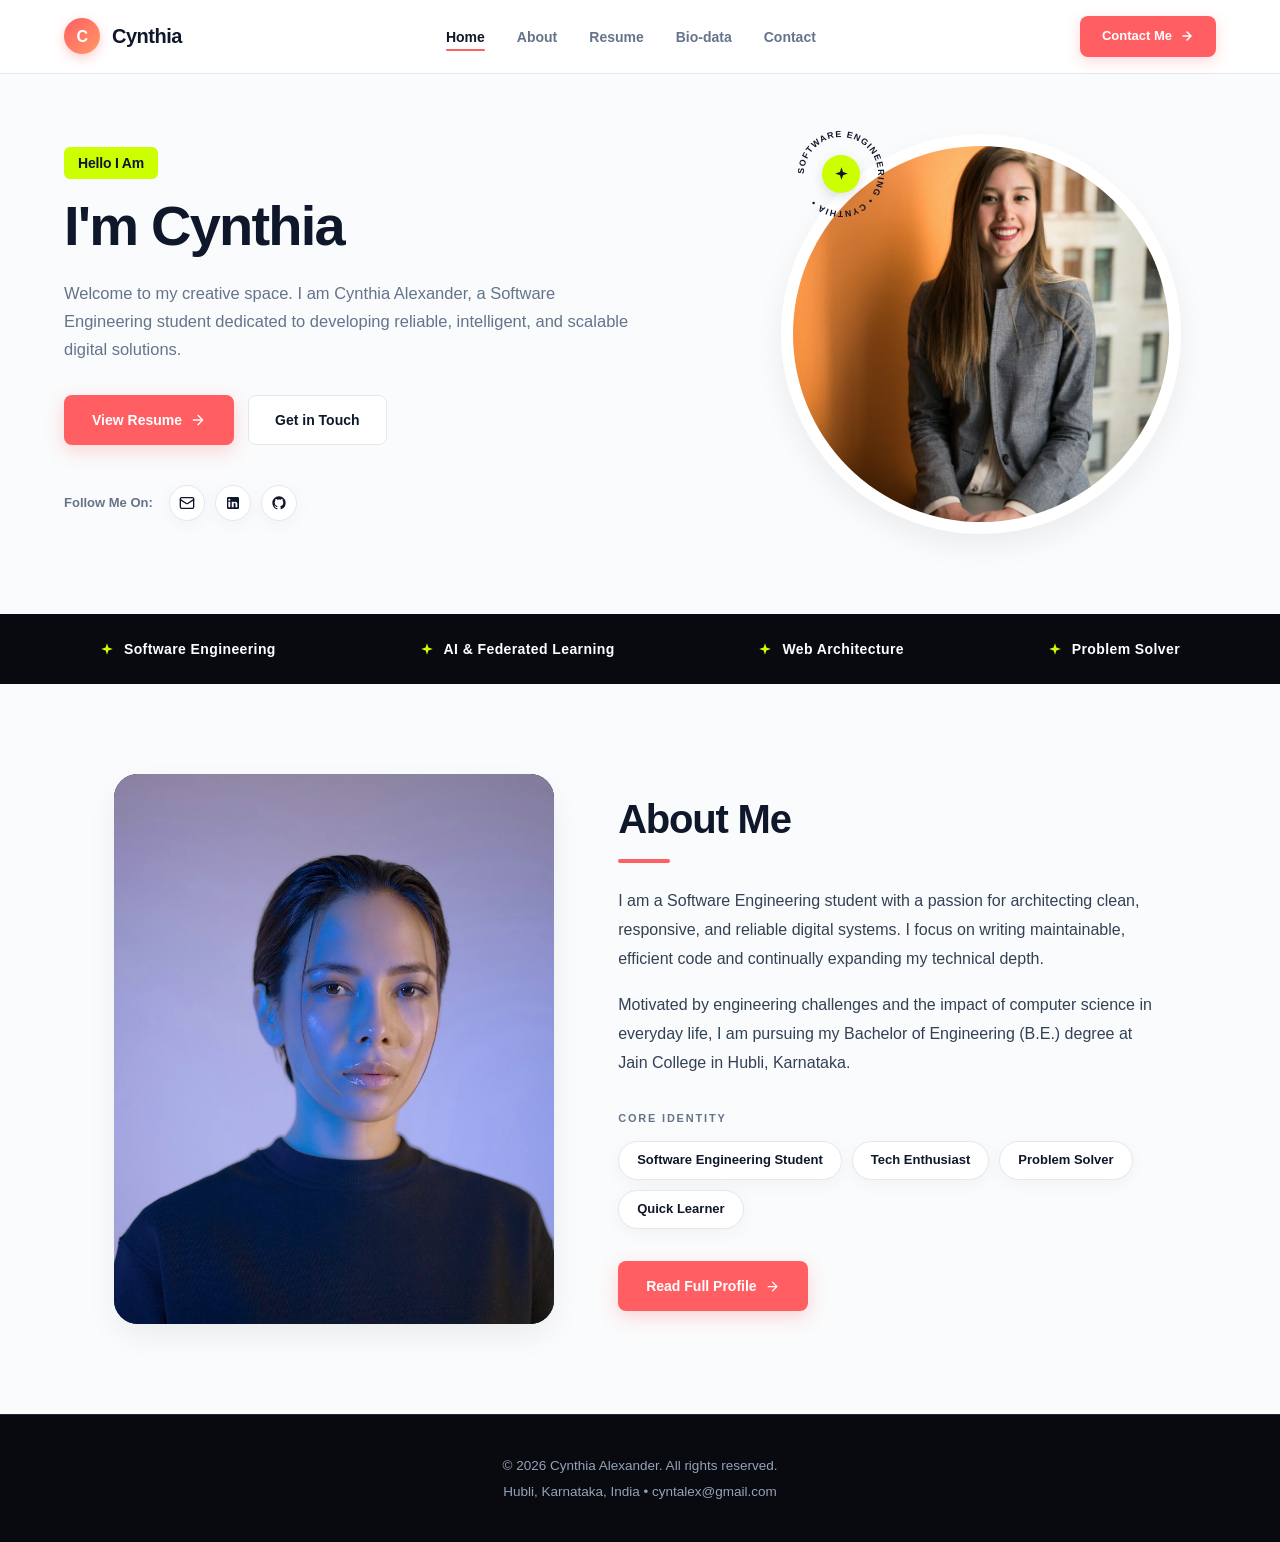
<file: index.html>
<!DOCTYPE html>
<html lang="en">
<head>
    <meta charset="UTF-8">
    <meta name="viewport" content="width=device-width, initial-scale=1.0">
    <title>Cynthia Alexander | Portfolio & Resume</title>
    <link rel="stylesheet" href="style.css">
</head>
<body>

    <!-- ================= Modern Navbar ================= -->
    <header class="site-header">
        <div class="nav-container">
            <a href="index.html" class="brand-logo">
                <span class="brand-badge">C</span>
                <span>Cynthia</span>
            </a>

            <button class="mobile-toggle" onclick="toggleMenu()" aria-label="Toggle navigation">
                <svg width="24" height="24" viewBox="0 0 24 24" fill="none" stroke="currentColor" stroke-width="2" stroke-linecap="round" stroke-linejoin="round">
                    <line x1="4" x2="20" y1="6" y2="6"/>
                    <line x1="4" x2="20" y1="12" y2="12"/>
                    <line x1="4" x2="20" y1="18" y2="18"/>
                </svg>
            </button>

            <ul class="nav-links" id="navLinks">
                <li><a href="index.html" class="active">Home</a></li>
                <li><a href="about.html">About</a></li>
                <li><a href="resume.html">Resume</a></li>
                <li><a href="biodata.html">Bio-data</a></li>
                <li><a href="contact.html">Contact</a></li>
            </ul>

            <div class="nav-actions">
                <a href="contact.html" class="btn-contact-nav">
                    <span>Contact Me</span>
                    <svg width="14" height="14" viewBox="0 0 24 24" fill="none" stroke="currentColor" stroke-width="2.5" stroke-linecap="round" stroke-linejoin="round">
                        <path d="M5 12h14M12 5l7 7-7 7"/>
                    </svg>
                </a>
            </div>
        </div>
    </header>

    <!-- ================= Hero Section (Image 1 reference) ================= -->
    <section class="hero-section">
        <div class="hero-content">
            <div class="hero-highlight-pill">Hello I Am</div>
            <h1 class="hero-title">I'm Cynthia</h1>
            <p class="hero-desc">
                Welcome to my creative space. I am Cynthia Alexander, a Software Engineering student dedicated to developing reliable, intelligent, and scalable digital solutions.
            </p>

            <div class="hero-cta-group">
                <a href="resume.html" class="btn-primary">
                    <span>View Resume</span>
                    <svg width="16" height="16" viewBox="0 0 24 24" fill="none" stroke="currentColor" stroke-width="2" stroke-linecap="round" stroke-linejoin="round">
                        <path d="M5 12h14M12 5l7 7-7 7"/>
                    </svg>
                </a>
                <a href="contact.html" class="btn-secondary">
                    <span>Get in Touch</span>
                </a>
            </div>

            <div class="hero-social">
                <span>Follow Me On:</span>
                <div class="social-icons">
                    <a href="mailto:cyntalex@gmail.com" class="social-icon-btn" title="Email">
                        <svg width="16" height="16" viewBox="0 0 24 24" fill="none" stroke="currentColor" stroke-width="2" stroke-linecap="round" stroke-linejoin="round">
                            <rect width="20" height="16" x="2" y="4" rx="2"/>
                            <path d="m22 7-8.97 5.7a1.94 1.94 0 0 1-2.06 0L2 7"/>
                        </svg>
                    </a>
                    <a href="https://linkedin.com" target="_blank" rel="noopener noreferrer" class="social-icon-btn" title="LinkedIn">
                        <svg width="16" height="16" viewBox="0 0 24 24" fill="currentColor">
                            <path d="M19 3a2 2 0 0 1 2 2v14a2 2 0 0 1-2 2H5a2 2 0 0 1-2-2V5a2 2 0 0 1 2-2h14m-.5 15.5v-5.3a3.26 3.26 0 0 0-3.26-3.26c-.85 0-1.84.52-2.28 1.3v-1.11h-2.79v8.37h2.79v-4.93c0-.77.62-1.4 1.39-1.4a1.4 1.4 0 0 1 1.4 1.4v4.93h2.75M6.46 8.76a1.64 1.64 0 1 0 0-3.28 1.64 1.64 0 0 0 0 3.28m1.4 9.74v-8.37H5.06v8.37h2.8z"/>
                        </svg>
                    </a>
                    <a href="https://github.com" target="_blank" rel="noopener noreferrer" class="social-icon-btn" title="GitHub">
                        <svg width="16" height="16" viewBox="0 0 24 24" fill="currentColor">
                            <path fill-rule="evenodd" clip-rule="evenodd" d="M12 2C6.477 2 2 6.484 2 12.017c0 4.425 2.865 8.18 6.839 9.504.5.092.682-.217.682-.483 0-.237-.008-.868-.013-1.703-2.782.605-3.369-1.343-3.369-1.343-.454-1.158-1.11-1.466-1.11-1.466-.908-.62.069-.608.069-.608 1.003.07 1.53 1.032 1.53 1.032.892 1.53 2.341 1.088 2.91.832.092-.647.35-1.088.636-1.338-2.22-.253-4.555-1.113-4.555-4.951 0-1.093.39-1.988 1.029-2.688-.103-.253-.446-1.272.098-2.65 0 0 .84-.27 2.75 1.026A9.564 9.564 0 0112 6.844c.85.004 1.705.115 2.504.337 1.909-1.296 2.747-1.027 2.747-1.027.546 1.379.202 2.398.1 2.651.64.7 1.028 1.595 1.028 2.688 0 3.848-2.339 4.695-4.566 4.943.359.309.678.92.678 1.855 0 1.338-.012 2.419-.012 2.747 0 .268.18.58.688.482A10.019 10.019 0 0022 12.017C22 6.484 17.522 2 12 2z"/>
                        </svg>
                    </a>
                </div>
            </div>
        </div>

        <div class="hero-visual">
            <div class="hero-image-wrap">
                <!-- Circular Rotating Vector Badge (Matches Image 1 reference) -->
                <div class="circular-badge-wrap">
                    <svg viewBox="0 0 100 100" class="circular-text-svg">
                        <path id="badgeCircle" d="M 50, 50 m -37, 0 a 37,37 0 1,1 74,0 a 37,37 0 1,1 -74,0" fill="none"/>
                        <text font-size="8.8" font-weight="800" fill="#0f172a" letter-spacing="1.2">
                            <textPath href="#badgeCircle" startOffset="0%">
                                SOFTWARE ENGINEERING • CYNTHIA •
                            </textPath>
                        </text>
                    </svg>
                    <div class="circular-badge-center">
                        <svg width="15" height="15" viewBox="0 0 24 24" fill="currentColor">
                            <path d="m12 2 2.4 7.4L22 12l-7.6 2.6L12 22l-2.4-7.4L2 12l7.6-2.6z"/>
                        </svg>
                    </div>
                </div>

                <div class="hero-image-inner">
                    <img src="assets/profile.jpg" alt="Cynthia Alexander Portrait" onerror="this.src='assets/profile.svg'">
                </div>
            </div>
        </div>
    </section>

    <!-- ================= Dark Feature Ticker Banner ================= -->
    <div class="ticker-banner">
        <div class="ticker-content">
            <div class="ticker-item">
                <span class="ticker-sparkle">
                    <svg width="14" height="14" viewBox="0 0 24 24" fill="currentColor">
                        <path d="m12 2 2.4 7.4L22 12l-7.6 2.6L12 22l-2.4-7.4L2 12l7.6-2.6z"/>
                    </svg>
                </span>
                <span>Software Engineering</span>
            </div>
            <div class="ticker-item">
                <span class="ticker-sparkle">
                    <svg width="14" height="14" viewBox="0 0 24 24" fill="currentColor">
                        <path d="m12 2 2.4 7.4L22 12l-7.6 2.6L12 22l-2.4-7.4L2 12l7.6-2.6z"/>
                    </svg>
                </span>
                <span>AI & Federated Learning</span>
            </div>
            <div class="ticker-item">
                <span class="ticker-sparkle">
                    <svg width="14" height="14" viewBox="0 0 24 24" fill="currentColor">
                        <path d="m12 2 2.4 7.4L22 12l-7.6 2.6L12 22l-2.4-7.4L2 12l7.6-2.6z"/>
                    </svg>
                </span>
                <span>Web Architecture</span>
            </div>
            <div class="ticker-item">
                <span class="ticker-sparkle">
                    <svg width="14" height="14" viewBox="0 0 24 24" fill="currentColor">
                        <path d="m12 2 2.4 7.4L22 12l-7.6 2.6L12 22l-2.4-7.4L2 12l7.6-2.6z"/>
                    </svg>
                </span>
                <span>Problem Solver</span>
            </div>
        </div>
    </div>

    <!-- ================= About Me Section (Image 2 reference) ================= -->
    <section class="about-section" id="about">
        <div class="about-image-wrap">
            <img src="assets/about.jpg" alt="About Cynthia Alexander" onerror="this.src='assets/about-portrait.svg'">
        </div>

        <div class="about-content">
            <h2 class="section-title">About Me</h2>
            <div class="accent-line"></div>

            <p class="about-text">
                I am a Software Engineering student with a passion for architecting clean, responsive, and reliable digital systems. I focus on writing maintainable, efficient code and continually expanding my technical depth.
            </p>

            <p class="about-text">
                Motivated by engineering challenges and the impact of computer science in everyday life, I am pursuing my Bachelor of Engineering (B.E.) degree at Jain College in Hubli, Karnataka.
            </p>

            <div class="core-identity-label">Core Identity</div>
            <div class="identity-pills">
                <span class="identity-pill">Software Engineering Student</span>
                <span class="identity-pill">Tech Enthusiast</span>
                <span class="identity-pill">Problem Solver</span>
                <span class="identity-pill">Quick Learner</span>
            </div>

            <div style="margin-top: 32px;">
                <a href="about.html" class="btn-primary">
                    <span>Read Full Profile</span>
                    <svg width="15" height="15" viewBox="0 0 24 24" fill="none" stroke="currentColor" stroke-width="2" stroke-linecap="round" stroke-linejoin="round">
                        <path d="M5 12h14M12 5l7 7-7 7"/>
                    </svg>
                </a>
            </div>
        </div>
    </section>

    <!-- ================= Footer ================= -->
    <footer class="site-footer">
        <p>&copy; 2026 Cynthia Alexander. All rights reserved.</p>
        <p>Hubli, Karnataka, India • cyntalex@gmail.com</p>
    </footer>

    <script src="script.js"></script>
</body>
</html>
</file>
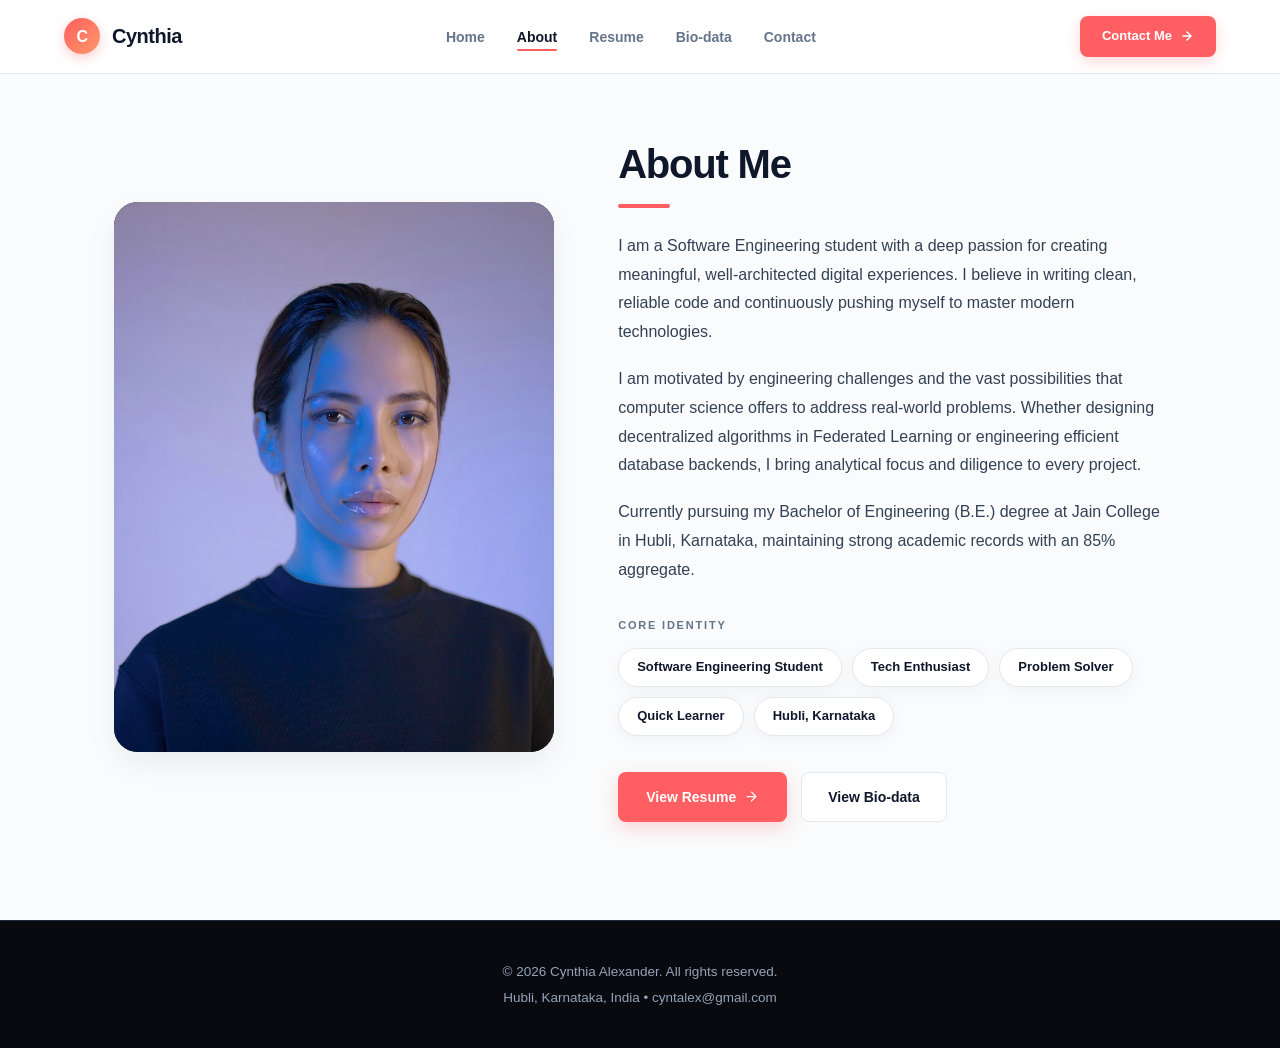
<file: about.html>
<!DOCTYPE html>
<html lang="en">
<head>
    <meta charset="UTF-8">
    <meta name="viewport" content="width=device-width, initial-scale=1.0">
    <title>About Me | Cynthia Alexander</title>
    <link rel="stylesheet" href="style.css">
</head>
<body>

    <!-- ================= Modern Navbar ================= -->
    <header class="site-header">
        <div class="nav-container">
            <a href="index.html" class="brand-logo">
                <span class="brand-badge">C</span>
                <span>Cynthia</span>
            </a>

            <button class="mobile-toggle" onclick="toggleMenu()" aria-label="Toggle navigation">
                <svg width="24" height="24" viewBox="0 0 24 24" fill="none" stroke="currentColor" stroke-width="2" stroke-linecap="round" stroke-linejoin="round">
                    <line x1="4" x2="20" y1="6" y2="6"/>
                    <line x1="4" x2="20" y1="12" y2="12"/>
                    <line x1="4" x2="20" y1="18" y2="18"/>
                </svg>
            </button>

            <ul class="nav-links" id="navLinks">
                <li><a href="index.html">Home</a></li>
                <li><a href="about.html" class="active">About</a></li>
                <li><a href="resume.html">Resume</a></li>
                <li><a href="biodata.html">Bio-data</a></li>
                <li><a href="contact.html">Contact</a></li>
            </ul>

            <div class="nav-actions">
                <a href="contact.html" class="btn-contact-nav">
                    <span>Contact Me</span>
                    <svg width="14" height="14" viewBox="0 0 24 24" fill="none" stroke="currentColor" stroke-width="2.5" stroke-linecap="round" stroke-linejoin="round">
                        <path d="M5 12h14M12 5l7 7-7 7"/>
                    </svg>
                </a>
            </div>
        </div>
    </header>

    <!-- ================= About Me Section (Image 2 reference) ================= -->
    <main class="about-section" style="margin-top: 50px;">
        <div class="about-image-wrap">
            <img src="assets/about.jpg" alt="About Cynthia Alexander" onerror="this.src='assets/about-portrait.svg'">
        </div>

        <div class="about-content">
            <h1 class="section-title">About Me</h1>
            <div class="accent-line"></div>

            <p class="about-text">
                I am a Software Engineering student with a deep passion for creating meaningful, well-architected digital experiences. I believe in writing clean, reliable code and continuously pushing myself to master modern technologies.
            </p>

            <p class="about-text">
                I am motivated by engineering challenges and the vast possibilities that computer science offers to address real-world problems. Whether designing decentralized algorithms in Federated Learning or engineering efficient database backends, I bring analytical focus and diligence to every project.
            </p>

            <p class="about-text">
                Currently pursuing my Bachelor of Engineering (B.E.) degree at Jain College in Hubli, Karnataka, maintaining strong academic records with an 85% aggregate.
            </p>

            <div class="core-identity-label">Core Identity</div>
            <div class="identity-pills">
                <span class="identity-pill">Software Engineering Student</span>
                <span class="identity-pill">Tech Enthusiast</span>
                <span class="identity-pill">Problem Solver</span>
                <span class="identity-pill">Quick Learner</span>
                <span class="identity-pill">Hubli, Karnataka</span>
            </div>

            <div style="margin-top: 36px; display: flex; gap: 14px; flex-wrap: wrap;">
                <a href="resume.html" class="btn-primary">
                    <span>View Resume</span>
                    <svg width="15" height="15" viewBox="0 0 24 24" fill="none" stroke="currentColor" stroke-width="2" stroke-linecap="round" stroke-linejoin="round">
                        <path d="M5 12h14M12 5l7 7-7 7"/>
                    </svg>
                </a>
                <a href="biodata.html" class="btn-secondary">
                    <span>View Bio-data</span>
                </a>
            </div>
        </div>
    </main>

    <!-- ================= Footer ================= -->
    <footer class="site-footer">
        <p>&copy; 2026 Cynthia Alexander. All rights reserved.</p>
        <p>Hubli, Karnataka, India • cyntalex@gmail.com</p>
    </footer>

    <script src="script.js"></script>
</body>
</html>
</file>
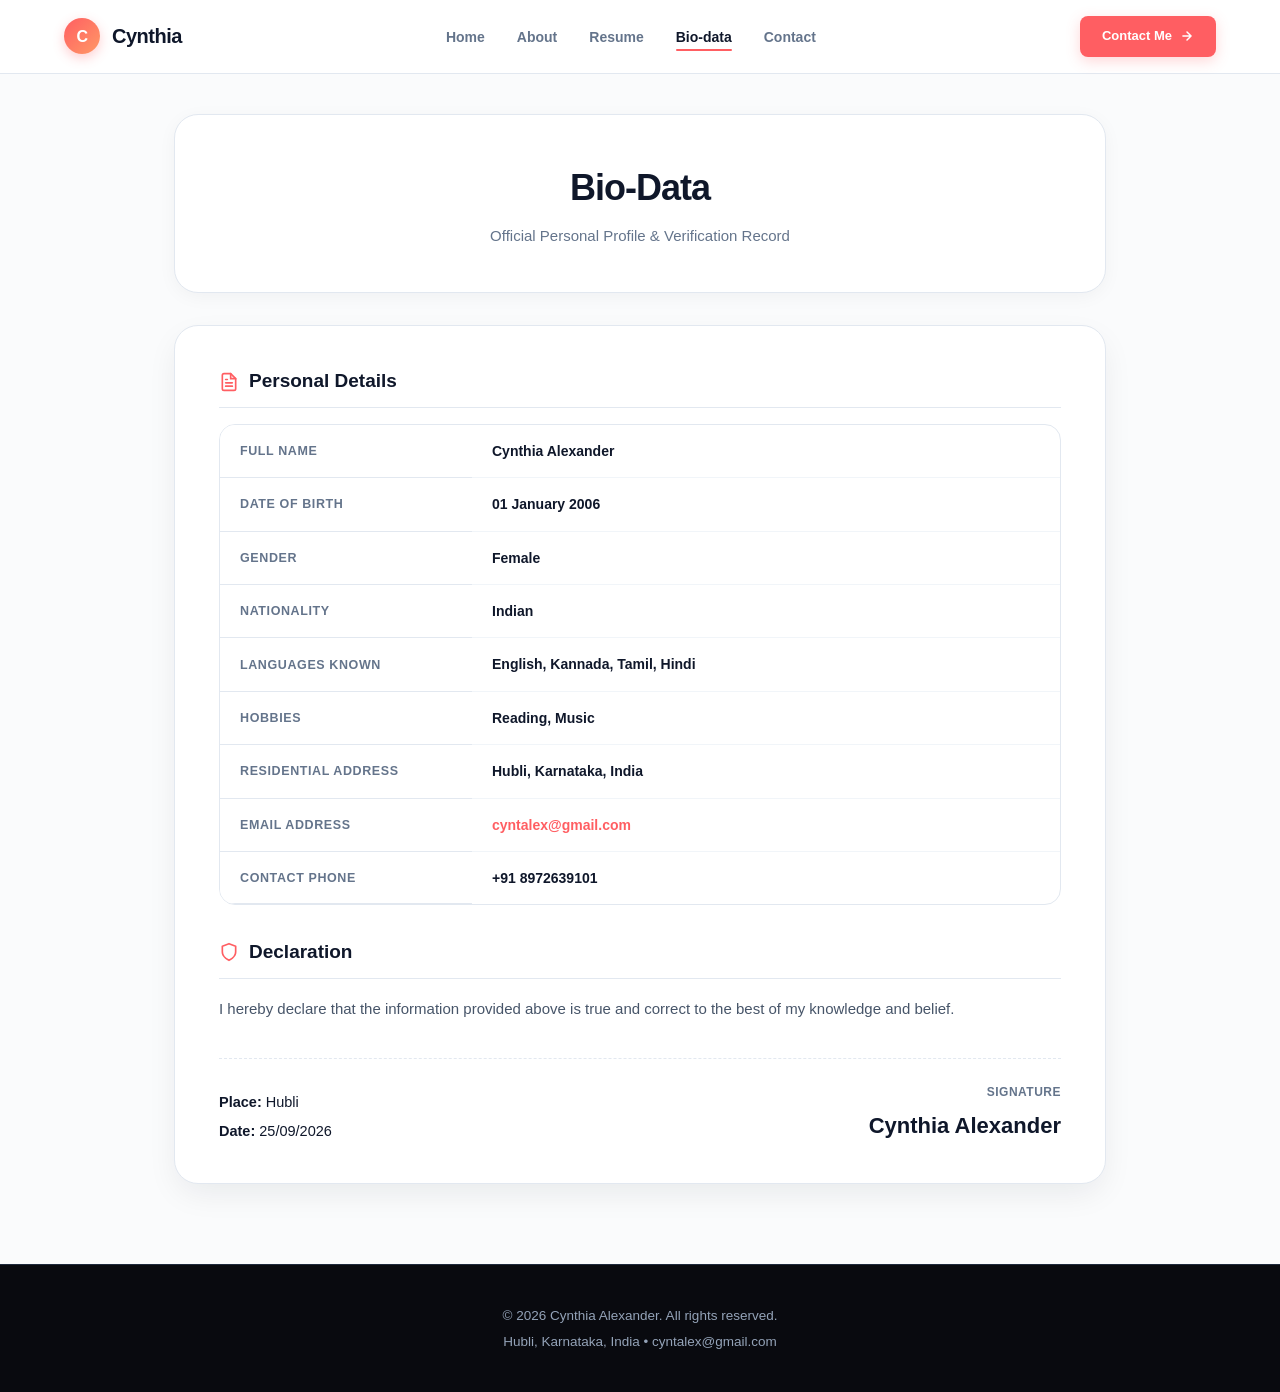
<file: biodata.html>
<!DOCTYPE html>
<html lang="en">
<head>
    <meta charset="UTF-8">
    <meta name="viewport" content="width=device-width, initial-scale=1.0">
    <title>My Bio-data | Cynthia Alexander</title>
    <link rel="stylesheet" href="style.css">
</head>
<body>

    <!-- ================= Modern Navbar ================= -->
    <header class="site-header">
        <div class="nav-container">
            <a href="index.html" class="brand-logo">
                <span class="brand-badge">C</span>
                <span>Cynthia</span>
            </a>

            <button class="mobile-toggle" onclick="toggleMenu()" aria-label="Toggle navigation">
                <svg width="24" height="24" viewBox="0 0 24 24" fill="none" stroke="currentColor" stroke-width="2" stroke-linecap="round" stroke-linejoin="round">
                    <line x1="4" x2="20" y1="6" y2="6"/>
                    <line x1="4" x2="20" y1="12" y2="12"/>
                    <line x1="4" x2="20" y1="18" y2="18"/>
                </svg>
            </button>

            <ul class="nav-links" id="navLinks">
                <li><a href="index.html">Home</a></li>
                <li><a href="about.html">About</a></li>
                <li><a href="resume.html">Resume</a></li>
                <li><a href="biodata.html" class="active">Bio-data</a></li>
                <li><a href="contact.html">Contact</a></li>
            </ul>

            <div class="nav-actions">
                <a href="contact.html" class="btn-contact-nav">
                    <span>Contact Me</span>
                    <svg width="14" height="14" viewBox="0 0 24 24" fill="none" stroke="currentColor" stroke-width="2.5" stroke-linecap="round" stroke-linejoin="round">
                        <path d="M5 12h14M12 5l7 7-7 7"/>
                    </svg>
                </a>
            </div>
        </div>
    </header>

    <!-- ================= Bio-data Main Content ================= -->
    <main class="page-container">
        <div class="page-header-card">
            <h1>Bio-Data</h1>
            <p>Official Personal Profile & Verification Record</p>
        </div>

        <div class="content-card">
            <h2 class="card-section-title">
                <svg width="20" height="20" viewBox="0 0 24 24" fill="none" stroke="currentColor" stroke-width="2" stroke-linecap="round" stroke-linejoin="round">
                    <path d="M14 2H6a2 2 0 0 0-2 2v16a2 2 0 0 0 2 2h12a2 2 0 0 0 2-2V8z"/>
                    <polyline points="14 2 14 8 20 8"/>
                    <line x1="16" y1="13" x2="8" y2="13"/>
                    <line x1="16" y1="17" x2="8" y2="17"/>
                    <polyline points="10 9 9 9 8 9"/>
                </svg>
                <span>Personal Details</span>
            </h2>

            <table class="modern-table biodata-table">
                <tbody>
                    <tr>
                        <th>Full Name</th>
                        <td>Cynthia Alexander</td>
                    </tr>
                    <tr>
                        <th>Date of Birth</th>
                        <td>01 January 2006</td>
                    </tr>
                    <tr>
                        <th>Gender</th>
                        <td>Female</td>
                    </tr>
                    <tr>
                        <th>Nationality</th>
                        <td>Indian</td>
                    </tr>
                    <tr>
                        <th>Languages Known</th>
                        <td>English, Kannada, Tamil, Hindi</td>
                    </tr>
                    <tr>
                        <th>Hobbies</th>
                        <td>Reading, Music</td>
                    </tr>
                    <tr>
                        <th>Residential Address</th>
                        <td>Hubli, Karnataka, India</td>
                    </tr>
                    <tr>
                        <th>Email Address</th>
                        <td><a href="mailto:cyntalex@gmail.com" style="color: var(--primary); text-decoration: none;">cyntalex@gmail.com</a></td>
                    </tr>
                    <tr>
                        <th>Contact Phone</th>
                        <td>+91 8972639101</td>
                    </tr>
                </tbody>
            </table>

            <h2 class="card-section-title">
                <svg width="20" height="20" viewBox="0 0 24 24" fill="none" stroke="currentColor" stroke-width="2" stroke-linecap="round" stroke-linejoin="round">
                    <path d="M12 22s8-4 8-10V5l-8-3-8 3v7c0 6 8 10 8 10z"/>
                </svg>
                <span>Declaration</span>
            </h2>
            <p style="color: #475569; font-size: 15px; line-height: 1.8; margin-bottom: 24px;">
                I hereby declare that the information provided above is true and correct to the best of my knowledge and belief.
            </p>

            <div style="display: flex; justify-content: space-between; align-items: flex-end; flex-wrap: wrap; gap: 20px; margin-top: 36px; padding-top: 24px; border-top: 1px dashed var(--border-light);">
                <div>
                    <p style="font-size: 14.5px; margin-bottom: 6px;"><strong>Place:</strong> Hubli</p>
                    <p style="font-size: 14.5px;"><strong>Date:</strong> 25/09/2026</p>
                </div>
                <div style="text-align: right;">
                    <p style="font-size: 12px; color: var(--text-muted); text-transform: uppercase; font-weight: 700; letter-spacing: 0.5px; margin-bottom: 6px;">Signature</p>
                    <p style="font-size: 22px; font-weight: 800; color: var(--text-main); font-family: 'Segoe UI', cursive, sans-serif;">Cynthia Alexander</p>
                </div>
            </div>
        </div>
    </main>

    <!-- ================= Footer ================= -->
    <footer class="site-footer">
        <p>&copy; 2026 Cynthia Alexander. All rights reserved.</p>
        <p>Hubli, Karnataka, India • cyntalex@gmail.com</p>
    </footer>

    <script src="script.js"></script>
</body>
</html>
</file>
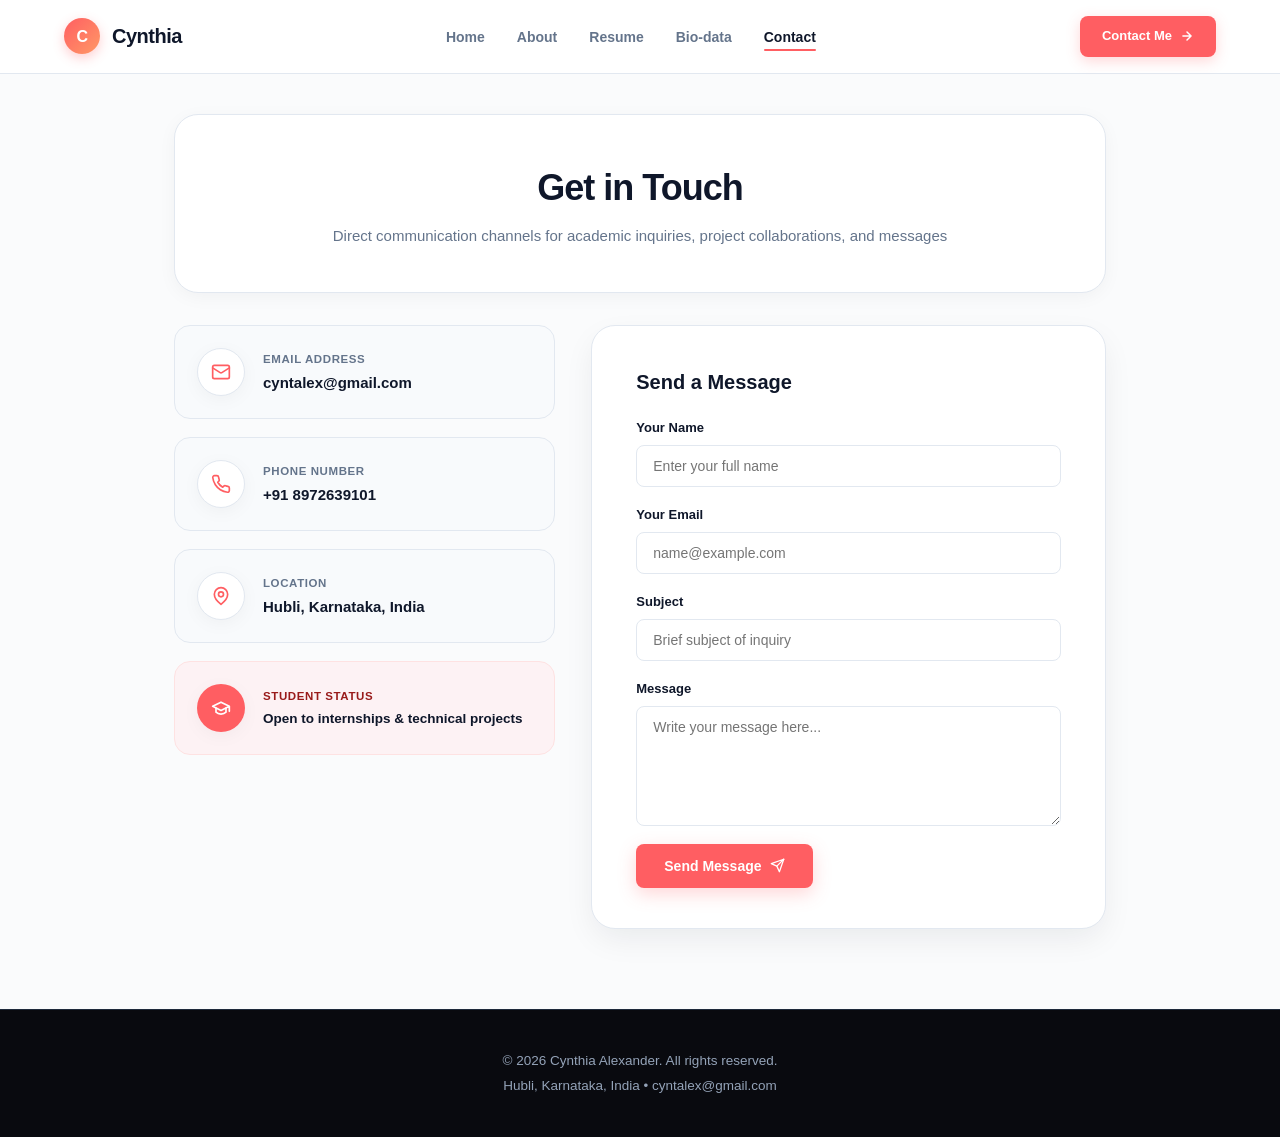
<file: contact.html>
<!DOCTYPE html>
<html lang="en">
<head>
    <meta charset="UTF-8">
    <meta name="viewport" content="width=device-width, initial-scale=1.0">
    <title>Contact Me | Cynthia Alexander</title>
    <link rel="stylesheet" href="style.css">
</head>
<body>

    <!-- ================= Modern Navbar ================= -->
    <header class="site-header">
        <div class="nav-container">
            <a href="index.html" class="brand-logo">
                <span class="brand-badge">C</span>
                <span>Cynthia</span>
            </a>

            <button class="mobile-toggle" onclick="toggleMenu()" aria-label="Toggle navigation">
                <svg width="24" height="24" viewBox="0 0 24 24" fill="none" stroke="currentColor" stroke-width="2" stroke-linecap="round" stroke-linejoin="round">
                    <line x1="4" x2="20" y1="6" y2="6"/>
                    <line x1="4" x2="20" y1="12" y2="12"/>
                    <line x1="4" x2="20" y1="18" y2="18"/>
                </svg>
            </button>

            <ul class="nav-links" id="navLinks">
                <li><a href="index.html">Home</a></li>
                <li><a href="about.html">About</a></li>
                <li><a href="resume.html">Resume</a></li>
                <li><a href="biodata.html">Bio-data</a></li>
                <li><a href="contact.html" class="active">Contact</a></li>
            </ul>

            <div class="nav-actions">
                <a href="contact.html" class="btn-contact-nav">
                    <span>Contact Me</span>
                    <svg width="14" height="14" viewBox="0 0 24 24" fill="none" stroke="currentColor" stroke-width="2.5" stroke-linecap="round" stroke-linejoin="round">
                        <path d="M5 12h14M12 5l7 7-7 7"/>
                    </svg>
                </a>
            </div>
        </div>
    </header>

    <!-- ================= Contact Container ================= -->
    <main class="page-container">
        <div class="page-header-card">
            <h1>Get in Touch</h1>
            <p>Direct communication channels for academic inquiries, project collaborations, and messages</p>
        </div>

        <div class="contact-grid">
            <!-- Contact Info Cards -->
            <div class="contact-info-list">
                <div class="contact-info-card">
                    <div class="contact-info-icon">
                        <svg width="20" height="20" viewBox="0 0 24 24" fill="none" stroke="currentColor" stroke-width="2" stroke-linecap="round" stroke-linejoin="round">
                            <rect width="20" height="16" x="2" y="4" rx="2"/>
                            <path d="m22 7-8.97 5.7a1.94 1.94 0 0 1-2.06 0L2 7"/>
                        </svg>
                    </div>
                    <div>
                        <div class="contact-info-label">Email Address</div>
                        <div class="contact-info-value">
                            <a href="mailto:cyntalex@gmail.com" style="color: inherit; text-decoration: none;">cyntalex@gmail.com</a>
                        </div>
                    </div>
                </div>

                <div class="contact-info-card">
                    <div class="contact-info-icon">
                        <svg width="20" height="20" viewBox="0 0 24 24" fill="none" stroke="currentColor" stroke-width="2" stroke-linecap="round" stroke-linejoin="round">
                            <path d="M22 16.92v3a2 2 0 0 1-2.18 2 19.79 19.79 0 0 1-8.63-3.07 19.5 19.5 0 0 1-6-6 19.79 19.79 0 0 1-3.07-8.67A2 2 0 0 1 4.11 2h3a2 2 0 0 1 2 1.72 12.84 12.84 0 0 0 .7 2.81 2 2 0 0 1-.45 2.11L8.09 9.91a16 16 0 0 0 6 6l1.27-1.27a2 2 0 0 1 2.11-.45 12.84 12.84 0 0 0 2.81.7A2 2 0 0 1 22 16.92z"/>
                        </svg>
                    </div>
                    <div>
                        <div class="contact-info-label">Phone Number</div>
                        <div class="contact-info-value">
                            <a href="tel:8972639101" style="color: inherit; text-decoration: none;">+91 8972639101</a>
                        </div>
                    </div>
                </div>

                <div class="contact-info-card">
                    <div class="contact-info-icon">
                        <svg width="20" height="20" viewBox="0 0 24 24" fill="none" stroke="currentColor" stroke-width="2" stroke-linecap="round" stroke-linejoin="round">
                            <path d="M20 10c0 6-8 12-8 12s-8-6-8-12a8 8 0 0 1 16 0Z"/>
                            <circle cx="12" cy="10" r="3"/>
                        </svg>
                    </div>
                    <div>
                        <div class="contact-info-label">Location</div>
                        <div class="contact-info-value">Hubli, Karnataka, India</div>
                    </div>
                </div>

                <div class="contact-info-card" style="background: #fdf2f4; border-color: #fee2e2;">
                    <div class="contact-info-icon" style="background: var(--primary); color: white; border-color: transparent;">
                        <svg width="20" height="20" viewBox="0 0 24 24" fill="none" stroke="currentColor" stroke-width="2" stroke-linecap="round" stroke-linejoin="round">
                            <path d="M22 10v6M2 10l10-5 10 5-10 5z"/>
                            <path d="M6 12v5c3 3 9 3 12 0v-5"/>
                        </svg>
                    </div>
                    <div>
                        <div class="contact-info-label" style="color: #991b1b;">Student Status</div>
                        <div class="contact-info-value" style="font-size: 13.5px; font-weight: 600; color: #0f172a;">Open to internships & technical projects</div>
                    </div>
                </div>
            </div>

            <!-- Contact Form -->
            <div class="content-card" style="margin-bottom: 0;">
                <h2 style="font-size: 20px; font-weight: 800; margin-bottom: 20px; color: var(--text-main);">Send a Message</h2>
                
                <form id="contactForm" class="contact-form" onsubmit="handleContactSubmit(event)">
                    <div class="form-group">
                        <label for="name">Your Name</label>
                        <input type="text" id="name" class="form-control" placeholder="Enter your full name" required>
                    </div>

                    <div class="form-group">
                        <label for="email">Your Email</label>
                        <input type="email" id="email" class="form-control" placeholder="name@example.com" required>
                    </div>

                    <div class="form-group">
                        <label for="subject">Subject</label>
                        <input type="text" id="subject" class="form-control" placeholder="Brief subject of inquiry" required>
                    </div>

                    <div class="form-group">
                        <label for="message">Message</label>
                        <textarea id="message" class="form-control" placeholder="Write your message here..." required></textarea>
                    </div>

                    <button type="submit" class="btn-primary" style="align-self: flex-start; cursor: pointer;">
                        <span>Send Message</span>
                        <svg width="15" height="15" viewBox="0 0 24 24" fill="none" stroke="currentColor" stroke-width="2" stroke-linecap="round" stroke-linejoin="round">
                            <line x1="22" y1="2" x2="11" y2="13"/>
                            <polygon points="22 2 15 22 11 13 2 9 22 2"/>
                        </svg>
                    </button>
                </form>

                <div id="formSuccessMessage" style="display: none; margin-top: 18px; padding: 14px 18px; background: #ecfdf5; border: 1px solid #a7f3d0; border-radius: 8px; color: #065f46; font-size: 14px;">
                    <div style="display: flex; align-items: center; gap: 8px;">
                        <svg width="18" height="18" viewBox="0 0 24 24" fill="none" stroke="currentColor" stroke-width="2.5" stroke-linecap="round" stroke-linejoin="round">
                            <polyline points="20 6 9 17 4 12"/>
                        </svg>
                        <span><strong>Thank you.</strong> Your message has been received. I will respond to your inquiry shortly.</span>
                    </div>
                </div>
            </div>
        </div>
    </main>

    <!-- ================= Footer ================= -->
    <footer class="site-footer">
        <p>&copy; 2026 Cynthia Alexander. All rights reserved.</p>
        <p>Hubli, Karnataka, India • cyntalex@gmail.com</p>
    </footer>

    <script src="script.js"></script>
</body>
</html>
</file>
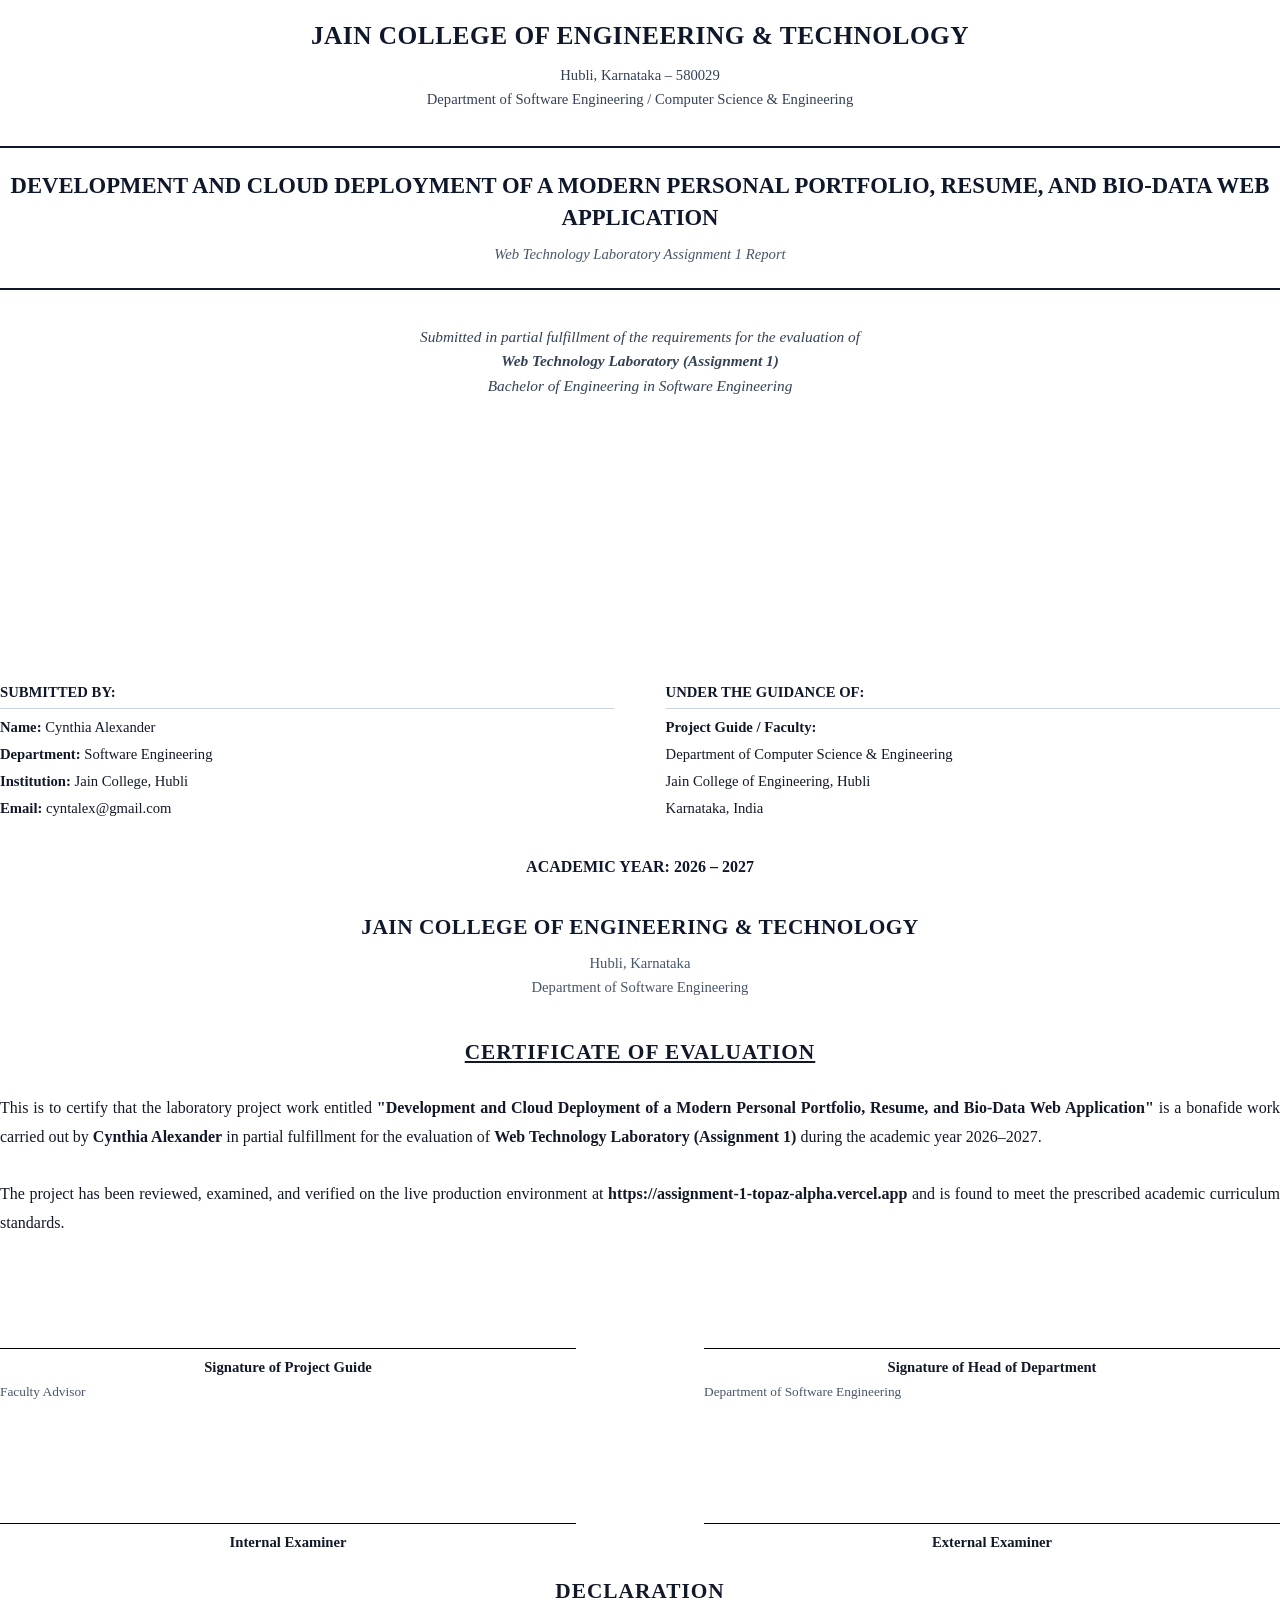
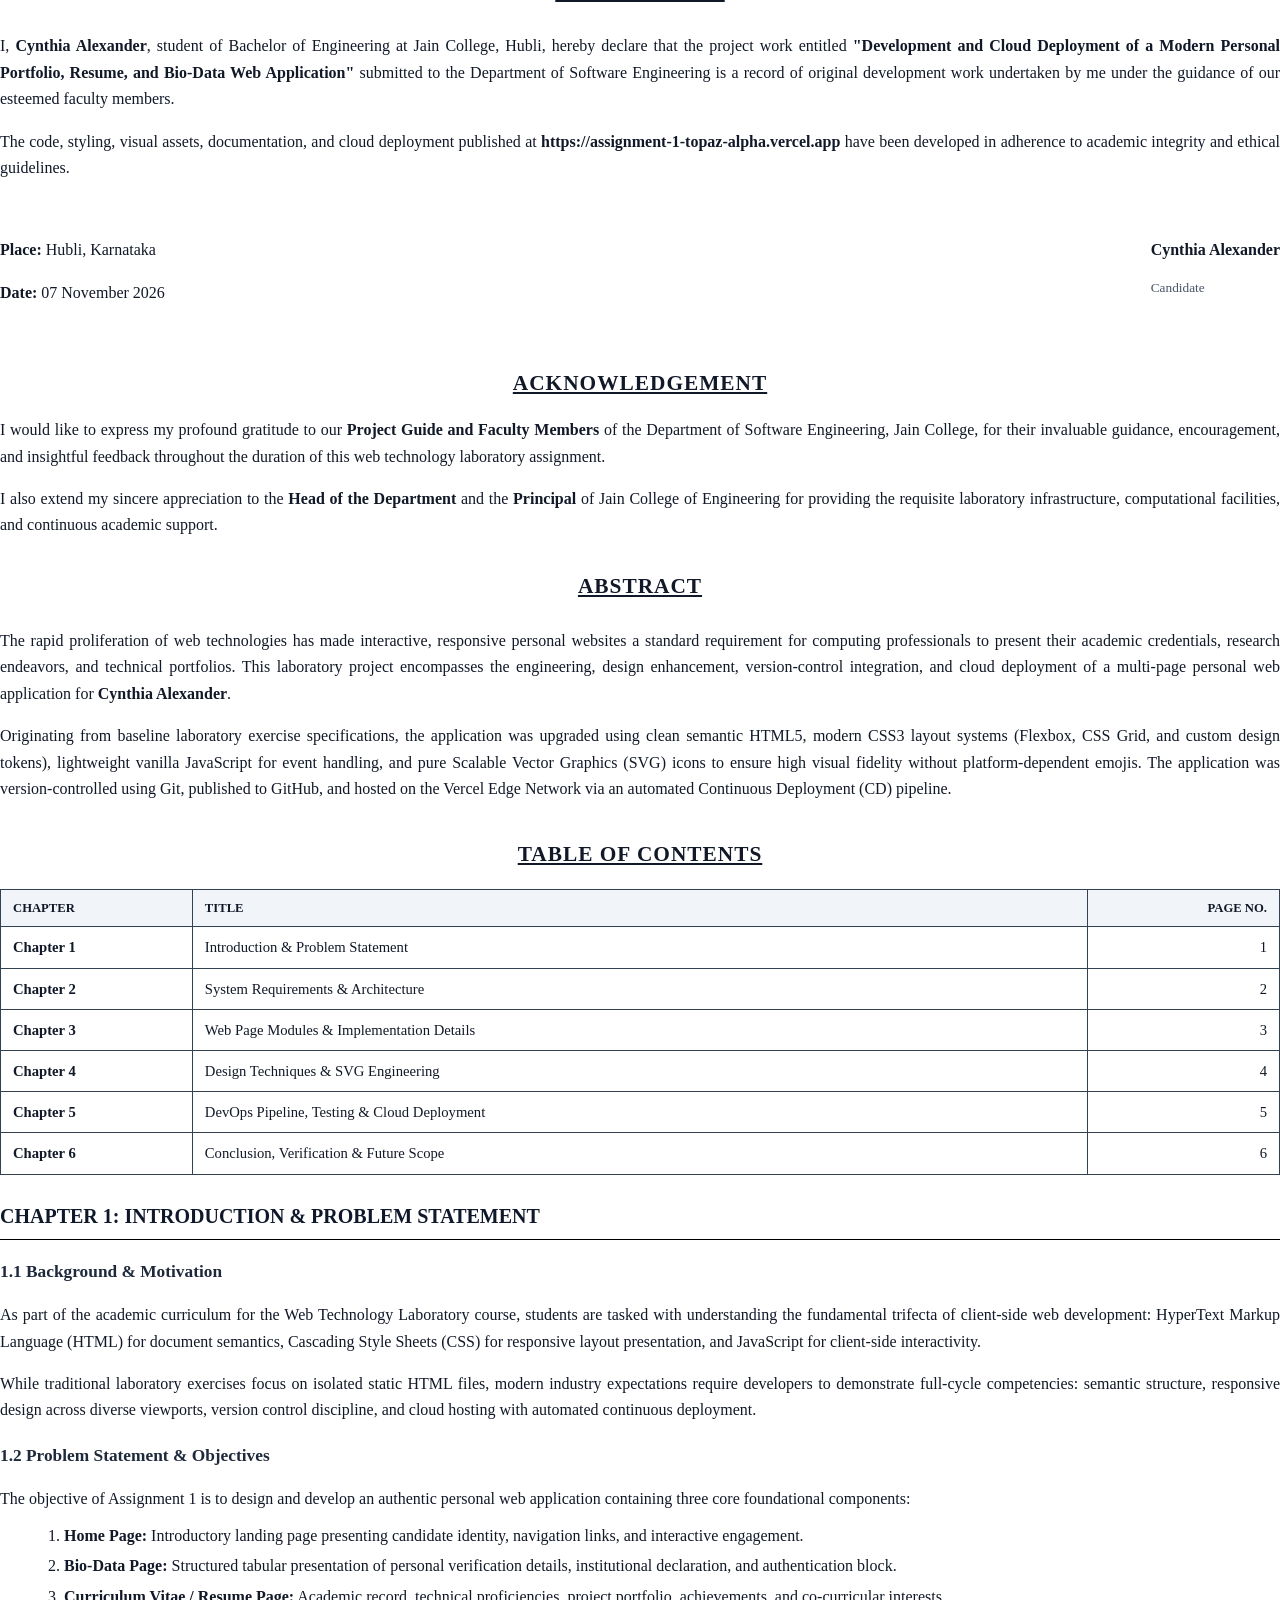
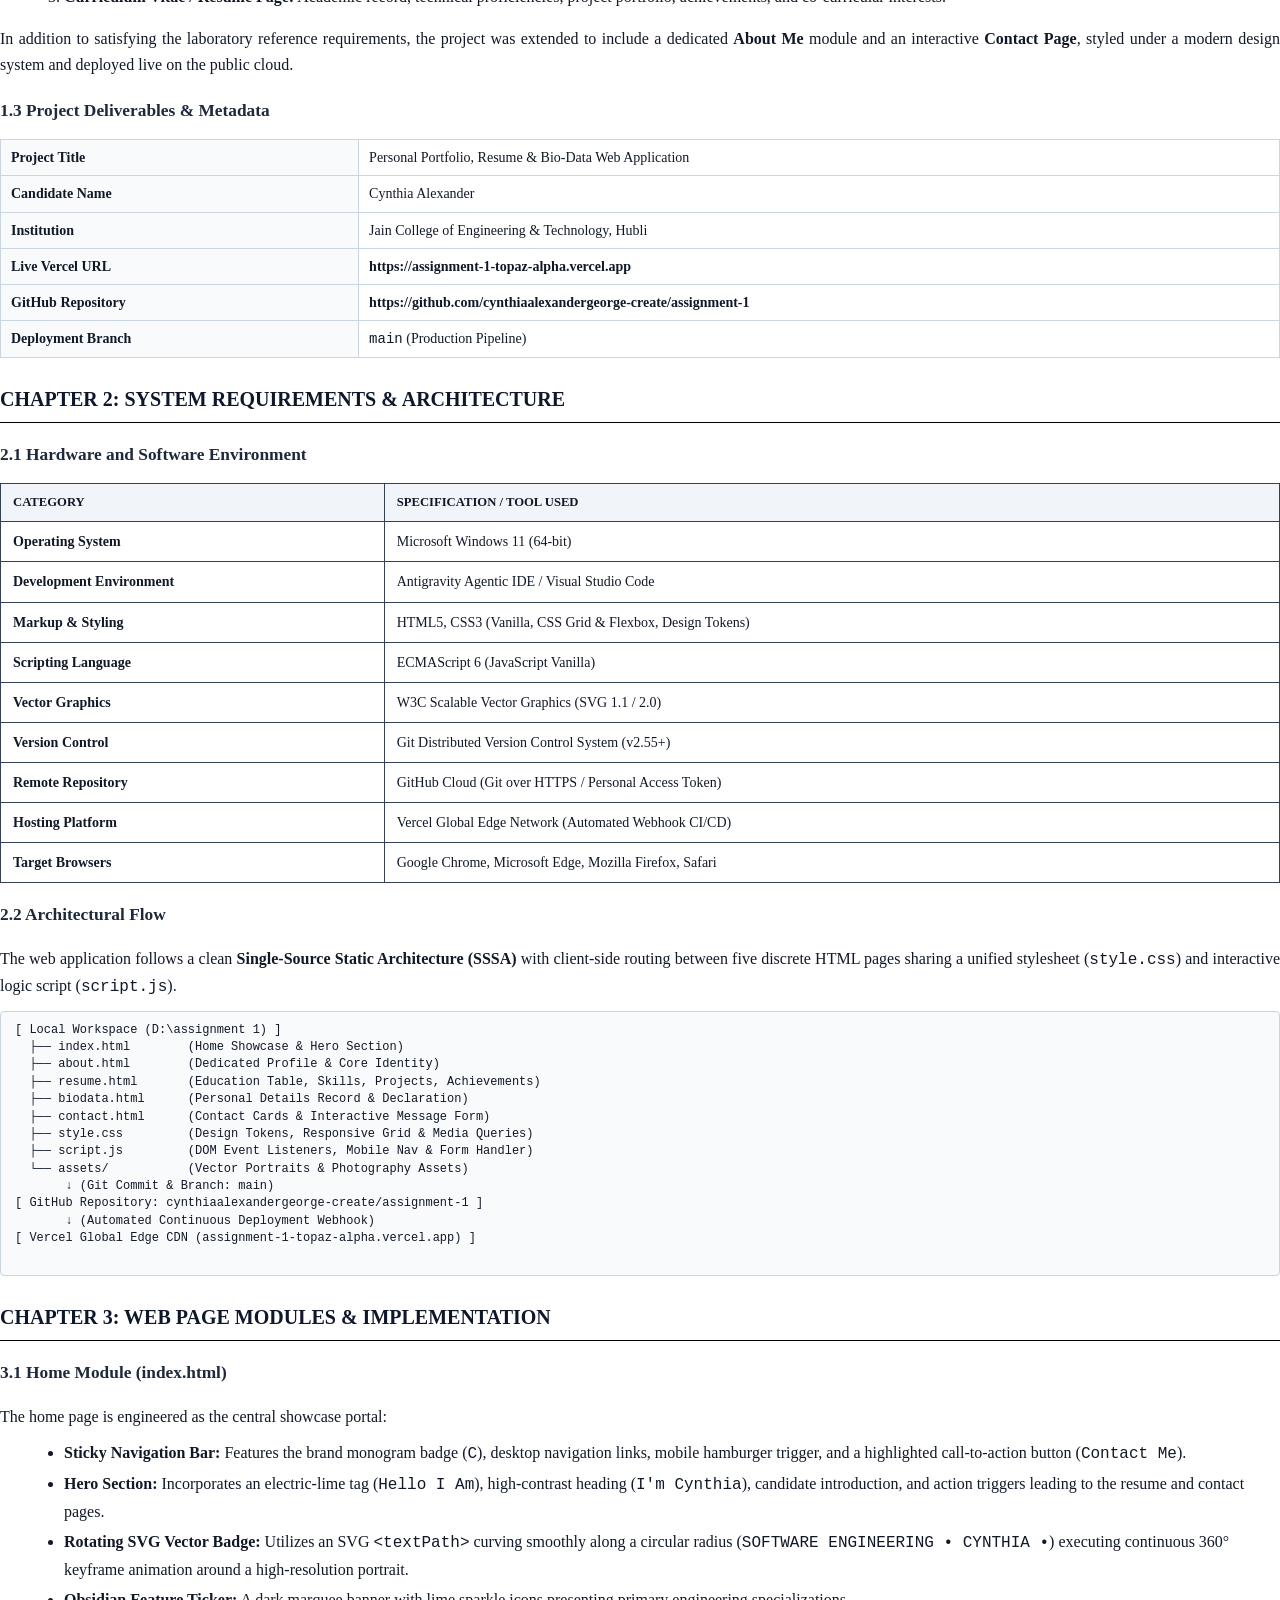
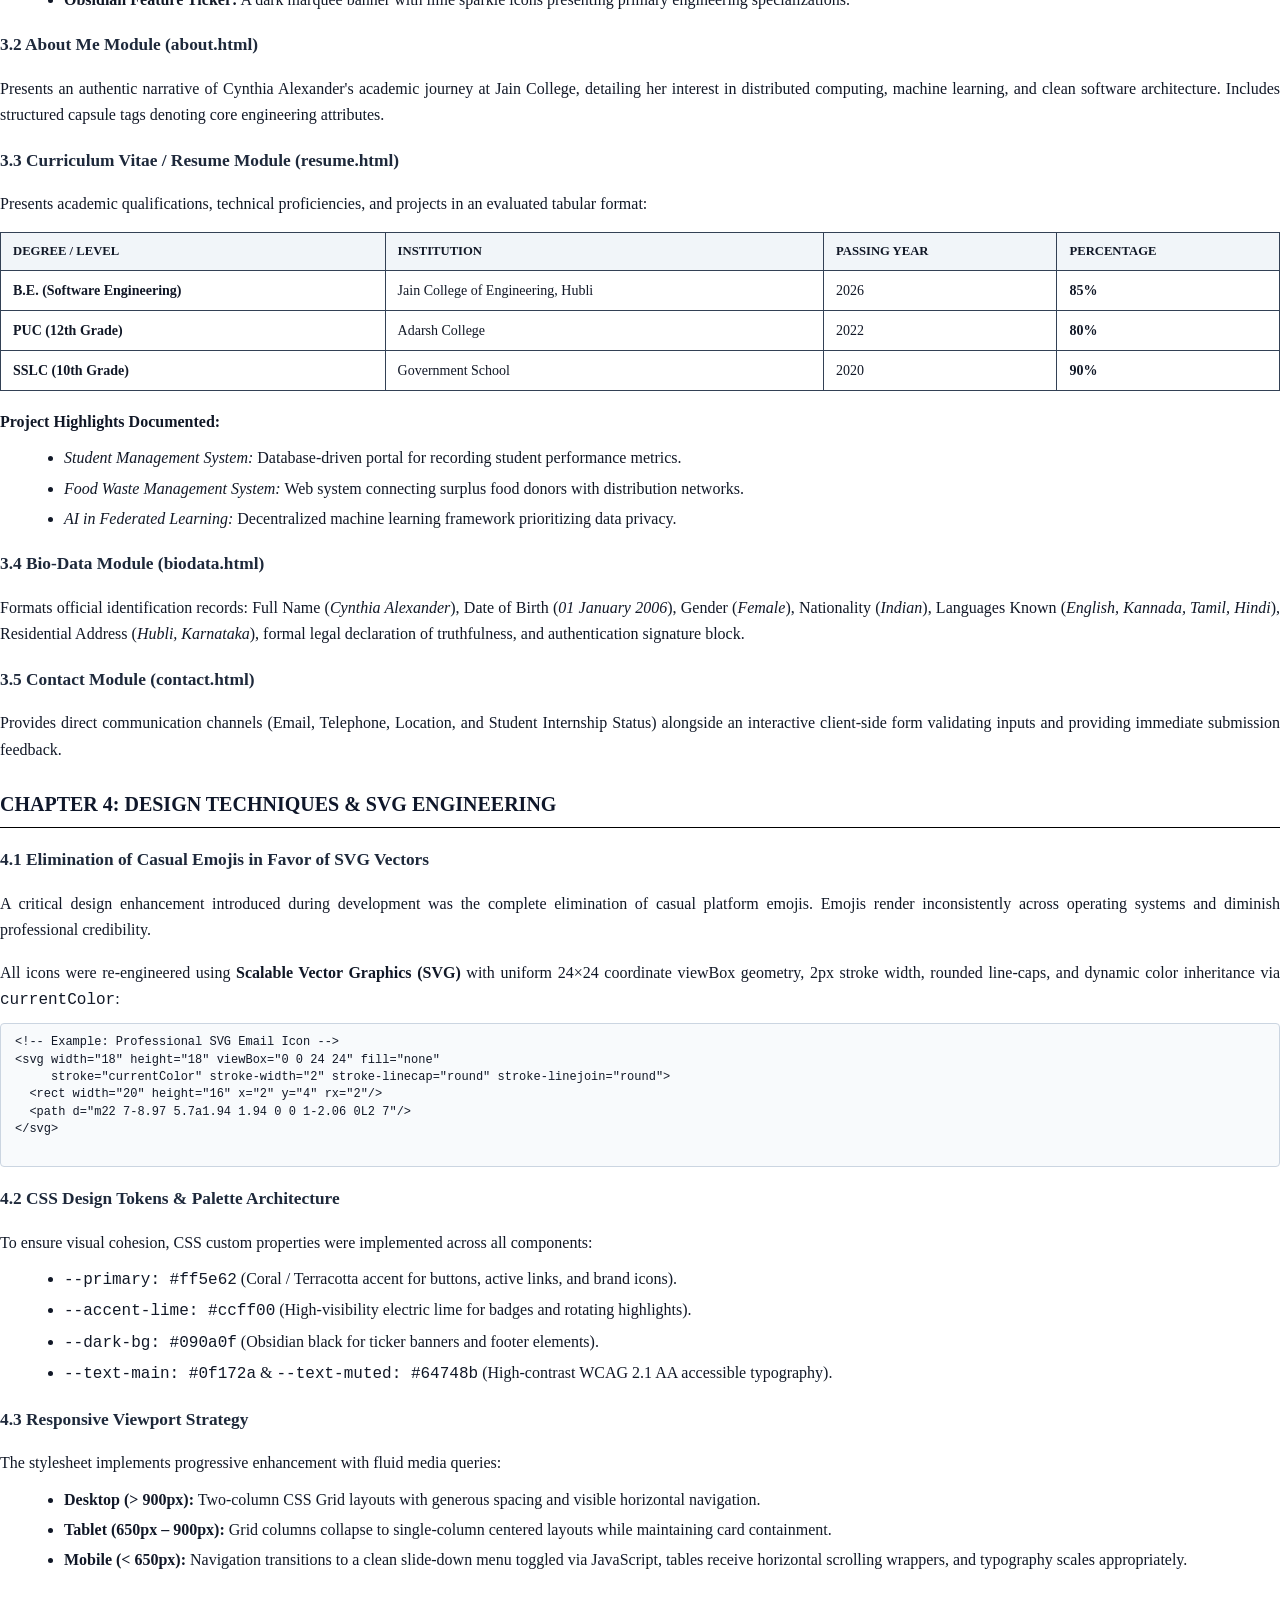
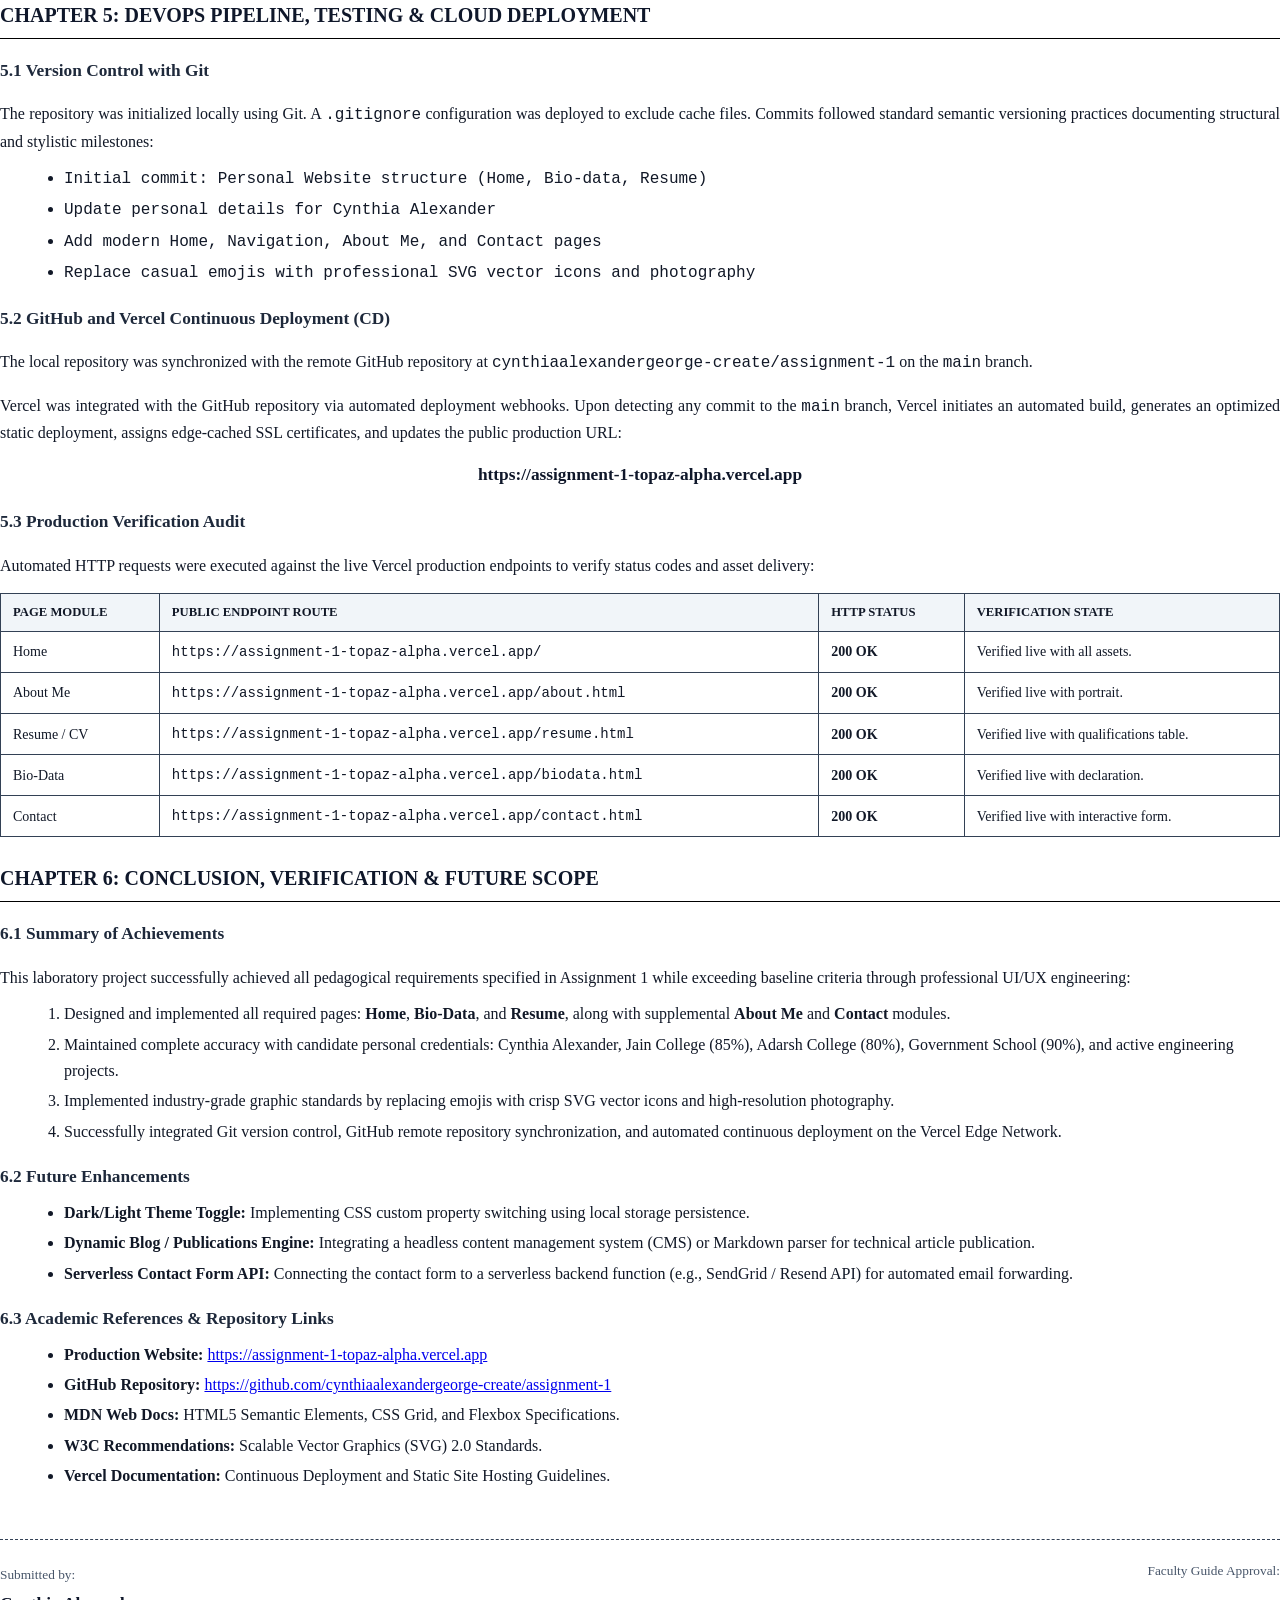
<file: guide_submission_report.html>
<!DOCTYPE html>
<html lang="en">
<head>
  <meta charset="UTF-8">
  <title>College Project Report - Cynthia Alexander</title>
  <style>
    @page {
      size: A4;
      margin: 22mm 20mm 22mm 20mm;
      @bottom-right {
        content: counter(page);
      }
    }

    * {
      box-sizing: border-box;
    }

    body {
      font-family: 'Times New Roman', Times, serif;
      color: #111827;
      line-height: 1.65;
      font-size: 12pt;
      margin: 0;
      padding: 0;
      background: #ffffff;
    }

    .page-break {
      page-break-before: always;
    }

    /* Cover Page */
    .cover-page {
      text-align: center;
      padding-top: 15px;
      min-height: 880px;
      display: flex;
      flex-direction: column;
      justify-content: space-between;
      page-break-after: always;
    }

    .college-name {
      font-size: 19pt;
      font-weight: bold;
      color: #0f172a;
      text-transform: uppercase;
      letter-spacing: 0.5px;
      margin-bottom: 6px;
    }

    .college-sub {
      font-size: 11pt;
      color: #334155;
      margin-bottom: 25px;
    }

    .report-title-box {
      border-top: 2px solid #0f172a;
      border-bottom: 2px solid #0f172a;
      padding: 22px 10px;
      margin: 35px 0;
    }

    .report-main-title {
      font-size: 17pt;
      font-weight: bold;
      color: #0f172a;
      line-height: 1.4;
      text-transform: uppercase;
      margin: 0;
    }

    .report-sub-title {
      font-size: 11pt;
      font-style: italic;
      color: #475569;
      margin-top: 8px;
    }

    .submission-text {
      font-size: 11.5pt;
      font-style: italic;
      color: #334155;
      line-height: 1.6;
      margin: 20px 0;
    }

    .details-grid {
      display: flex;
      justify-content: space-between;
      margin: 40px 0 20px 0;
      text-align: left;
    }

    .details-col {
      width: 48%;
    }

    .details-col h4 {
      font-size: 11pt;
      text-transform: uppercase;
      margin-bottom: 6px;
      color: #0f172a;
      border-bottom: 1px solid #cbd5e1;
      padding-bottom: 4px;
    }

    .details-col p {
      margin: 3px 0;
      font-size: 11pt;
    }

    .academic-year {
      font-size: 12pt;
      font-weight: bold;
      color: #0f172a;
      margin-top: 30px;
    }

    /* Certificate & Declaration */
    .cert-heading {
      text-align: center;
      font-size: 16pt;
      font-weight: bold;
      text-transform: uppercase;
      letter-spacing: 1px;
      margin-bottom: 24px;
      text-decoration: underline;
    }

    .cert-body {
      font-size: 12pt;
      line-height: 1.8;
      text-align: justify;
      margin-bottom: 40px;
    }

    .cert-signatures {
      margin-top: 60px;
      display: flex;
      justify-content: space-between;
      text-align: center;
    }

    .sign-box {
      width: 45%;
    }

    .sign-line {
      border-top: 1px solid #000000;
      margin-top: 50px;
      padding-top: 6px;
      font-weight: bold;
      font-size: 11pt;
    }

    /* Headings for Body Chapters */
    h1.chapter-title {
      font-size: 15pt;
      font-weight: bold;
      text-transform: uppercase;
      border-bottom: 1.5px solid #000000;
      padding-bottom: 6px;
      margin-top: 25px;
      margin-bottom: 15px;
      color: #0f172a;
    }

    h2.section-heading {
      font-size: 13pt;
      font-weight: bold;
      margin-top: 18px;
      margin-bottom: 8px;
      color: #1e293b;
    }

    h3.sub-section-heading {
      font-size: 11.5pt;
      font-weight: bold;
      margin-top: 12px;
      margin-bottom: 6px;
      color: #334155;
    }

    p {
      text-align: justify;
      margin-bottom: 10px;
      line-height: 1.65;
    }

    /* Academic Tables */
    table.academic-table {
      width: 100%;
      border-collapse: collapse;
      margin: 14px 0 18px 0;
      font-size: 10.5pt;
    }

    table.academic-table th, table.academic-table td {
      border: 1px solid #334155;
      padding: 8px 12px;
      text-align: left;
    }

    table.academic-table th {
      background-color: #f1f5f9;
      font-weight: bold;
      text-transform: uppercase;
      font-size: 9.5pt;
    }

    /* Code Blocks */
    pre.code-block {
      background: #f8fafc;
      border: 1px solid #cbd5e1;
      padding: 10px 14px;
      font-family: 'Consolas', 'Courier New', monospace;
      font-size: 9pt;
      border-radius: 4px;
      overflow-x: auto;
      line-height: 1.45;
      margin: 10px 0;
    }

    ul, ol {
      margin: 6px 0 12px 24px;
    }

    li {
      margin-bottom: 4px;
    }

    /* Info Table */
    .metadata-table {
      width: 100%;
      border-collapse: collapse;
      margin: 14px 0;
    }

    .metadata-table td {
      padding: 6px 10px;
      border: 1px solid #cbd5e1;
      font-size: 10.5pt;
    }

    .metadata-table td.label {
      font-weight: bold;
      width: 28%;
      background: #f8fafc;
    }
  </style>
</head>
<body>

  <!-- ================= COVER PAGE ================= -->
  <div class="cover-page">
    <div>
      <div class="college-name">Jain College of Engineering &amp; Technology</div>
      <div class="college-sub">Hubli, Karnataka – 580029<br>Department of Software Engineering / Computer Science &amp; Engineering</div>
      
      <div class="report-title-box">
        <h1 class="report-main-title">Development and Cloud Deployment of a Modern Personal Portfolio, Resume, and Bio-Data Web Application</h1>
        <div class="report-sub-title">Web Technology Laboratory Assignment 1 Report</div>
      </div>

      <div class="submission-text">
        Submitted in partial fulfillment of the requirements for the evaluation of<br>
        <strong>Web Technology Laboratory (Assignment 1)</strong><br>
        Bachelor of Engineering in Software Engineering
      </div>
    </div>

    <div>
      <div class="details-grid">
        <div class="details-col">
          <h4>Submitted By:</h4>
          <p><strong>Name:</strong> Cynthia Alexander</p>
          <p><strong>Department:</strong> Software Engineering</p>
          <p><strong>Institution:</strong> Jain College, Hubli</p>
          <p><strong>Email:</strong> cyntalex@gmail.com</p>
        </div>

        <div class="details-col">
          <h4>Under the Guidance of:</h4>
          <p><strong>Project Guide / Faculty:</strong></p>
          <p>Department of Computer Science &amp; Engineering</p>
          <p>Jain College of Engineering, Hubli</p>
          <p>Karnataka, India</p>
        </div>
      </div>

      <div class="academic-year">
        ACADEMIC YEAR: 2026 – 2027
      </div>
    </div>
  </div>

  <!-- ================= CERTIFICATE OF APPROVAL ================= -->
  <div class="page-break"></div>
  <div style="padding-top: 30px;">
    <div class="college-name" style="text-align: center; font-size: 16pt;">Jain College of Engineering &amp; Technology</div>
    <div style="text-align: center; font-size: 11pt; color: #475569; margin-bottom: 35px;">Hubli, Karnataka<br>Department of Software Engineering</div>

    <div class="cert-heading">Certificate of Evaluation</div>

    <div class="cert-body">
      This is to certify that the laboratory project work entitled <strong>"Development and Cloud Deployment of a Modern Personal Portfolio, Resume, and Bio-Data Web Application"</strong> is a bonafide work carried out by <strong>Cynthia Alexander</strong> in partial fulfillment for the evaluation of <strong>Web Technology Laboratory (Assignment 1)</strong> during the academic year 2026–2027.
      <br><br>
      The project has been reviewed, examined, and verified on the live production environment at <strong>https://assignment-1-topaz-alpha.vercel.app</strong> and is found to meet the prescribed academic curriculum standards.
    </div>

    <div class="cert-signatures">
      <div class="sign-box">
        <div class="sign-line">Signature of Project Guide</div>
        <p style="font-size: 10pt; color: #475569; margin-top: 2px;">Faculty Advisor</p>
      </div>
      <div class="sign-box">
        <div class="sign-line">Signature of Head of Department</div>
        <p style="font-size: 10pt; color: #475569; margin-top: 2px;">Department of Software Engineering</p>
      </div>
    </div>

    <div style="margin-top: 60px; display: flex; justify-content: space-between; text-align: center;">
      <div class="sign-box">
        <div class="sign-line">Internal Examiner</div>
      </div>
      <div class="sign-box">
        <div class="sign-line">External Examiner</div>
      </div>
    </div>
  </div>

  <!-- ================= DECLARATION & ACKNOWLEDGEMENT ================= -->
  <div class="page-break"></div>
  <div style="padding-top: 20px;">
    <div class="cert-heading">Declaration</div>
    <p>
      I, <strong>Cynthia Alexander</strong>, student of Bachelor of Engineering at Jain College, Hubli, hereby declare that the project work entitled <strong>"Development and Cloud Deployment of a Modern Personal Portfolio, Resume, and Bio-Data Web Application"</strong> submitted to the Department of Software Engineering is a record of original development work undertaken by me under the guidance of our esteemed faculty members.
    </p>
    <p>
      The code, styling, visual assets, documentation, and cloud deployment published at <strong>https://assignment-1-topaz-alpha.vercel.app</strong> have been developed in adherence to academic integrity and ethical guidelines.
    </p>

    <div style="margin-top: 40px; display: flex; justify-content: space-between;">
      <div>
        <p><strong>Place:</strong> Hubli, Karnataka</p>
        <p><strong>Date:</strong> 07 November 2026</p>
      </div>
      <div style="text-align: right;">
        <p><strong>Cynthia Alexander</strong></p>
        <p style="font-size: 10pt; color: #475569;">Candidate</p>
      </div>
    </div>

    <div style="margin-top: 50px;">
      <div class="cert-heading" style="margin-bottom: 16px;">Acknowledgement</div>
      <p>
        I would like to express my profound gratitude to our <strong>Project Guide and Faculty Members</strong> of the Department of Software Engineering, Jain College, for their invaluable guidance, encouragement, and insightful feedback throughout the duration of this web technology laboratory assignment.
      </p>
      <p>
        I also extend my sincere appreciation to the <strong>Head of the Department</strong> and the <strong>Principal</strong> of Jain College of Engineering for providing the requisite laboratory infrastructure, computational facilities, and continuous academic support.
      </p>
    </div>
  </div>

  <!-- ================= TABLE OF CONTENTS & ABSTRACT ================= -->
  <div class="page-break"></div>
  <div style="padding-top: 20px;">
    <div class="cert-heading">Abstract</div>
    <p>
      The rapid proliferation of web technologies has made interactive, responsive personal websites a standard requirement for computing professionals to present their academic credentials, research endeavors, and technical portfolios. This laboratory project encompasses the engineering, design enhancement, version-control integration, and cloud deployment of a multi-page personal web application for <strong>Cynthia Alexander</strong>.
    </p>
    <p>
      Originating from baseline laboratory exercise specifications, the application was upgraded using clean semantic HTML5, modern CSS3 layout systems (Flexbox, CSS Grid, and custom design tokens), lightweight vanilla JavaScript for event handling, and pure Scalable Vector Graphics (SVG) icons to ensure high visual fidelity without platform-dependent emojis. The application was version-controlled using Git, published to GitHub, and hosted on the Vercel Edge Network via an automated Continuous Deployment (CD) pipeline.
    </p>

    <div style="margin-top: 35px;">
      <div class="cert-heading" style="margin-bottom: 16px;">Table of Contents</div>
      <table class="academic-table" style="font-size: 11pt;">
        <thead>
          <tr>
            <th style="width: 15%;">Chapter</th>
            <th>Title</th>
            <th style="width: 15%; text-align: right;">Page No.</th>
          </tr>
        </thead>
        <tbody>
          <tr><td><strong>Chapter 1</strong></td><td>Introduction &amp; Problem Statement</td><td style="text-align: right;">1</td></tr>
          <tr><td><strong>Chapter 2</strong></td><td>System Requirements &amp; Architecture</td><td style="text-align: right;">2</td></tr>
          <tr><td><strong>Chapter 3</strong></td><td>Web Page Modules &amp; Implementation Details</td><td style="text-align: right;">3</td></tr>
          <tr><td><strong>Chapter 4</strong></td><td>Design Techniques &amp; SVG Engineering</td><td style="text-align: right;">4</td></tr>
          <tr><td><strong>Chapter 5</strong></td><td>DevOps Pipeline, Testing &amp; Cloud Deployment</td><td style="text-align: right;">5</td></tr>
          <tr><td><strong>Chapter 6</strong></td><td>Conclusion, Verification &amp; Future Scope</td><td style="text-align: right;">6</td></tr>
        </tbody>
      </table>
    </div>
  </div>

  <!-- ================= CHAPTER 1 ================= -->
  <div class="page-break"></div>
  <h1 class="chapter-title">Chapter 1: Introduction &amp; Problem Statement</h1>

  <h2 class="section-heading">1.1 Background &amp; Motivation</h2>
  <p>
    As part of the academic curriculum for the Web Technology Laboratory course, students are tasked with understanding the fundamental trifecta of client-side web development: HyperText Markup Language (HTML) for document semantics, Cascading Style Sheets (CSS) for responsive layout presentation, and JavaScript for client-side interactivity.
  </p>
  <p>
    While traditional laboratory exercises focus on isolated static HTML files, modern industry expectations require developers to demonstrate full-cycle competencies: semantic structure, responsive design across diverse viewports, version control discipline, and cloud hosting with automated continuous deployment.
  </p>

  <h2 class="section-heading">1.2 Problem Statement &amp; Objectives</h2>
  <p>
    The objective of Assignment 1 is to design and develop an authentic personal web application containing three core foundational components:
  </p>
  <ol>
    <li><strong>Home Page:</strong> Introductory landing page presenting candidate identity, navigation links, and interactive engagement.</li>
    <li><strong>Bio-Data Page:</strong> Structured tabular presentation of personal verification details, institutional declaration, and authentication block.</li>
    <li><strong>Curriculum Vitae / Resume Page:</strong> Academic record, technical proficiencies, project portfolio, achievements, and co-curricular interests.</li>
  </ol>
  <p>
    In addition to satisfying the laboratory reference requirements, the project was extended to include a dedicated <strong>About Me</strong> module and an interactive <strong>Contact Page</strong>, styled under a modern design system and deployed live on the public cloud.
  </p>

  <h2 class="section-heading">1.3 Project Deliverables &amp; Metadata</h2>
  <table class="metadata-table">
    <tr>
      <td class="label">Project Title</td>
      <td>Personal Portfolio, Resume &amp; Bio-Data Web Application</td>
    </tr>
    <tr>
      <td class="label">Candidate Name</td>
      <td>Cynthia Alexander</td>
    </tr>
    <tr>
      <td class="label">Institution</td>
      <td>Jain College of Engineering &amp; Technology, Hubli</td>
    </tr>
    <tr>
      <td class="label">Live Vercel URL</td>
      <td><strong>https://assignment-1-topaz-alpha.vercel.app</strong></td>
    </tr>
    <tr>
      <td class="label">GitHub Repository</td>
      <td><strong>https://github.com/cynthiaalexandergeorge-create/assignment-1</strong></td>
    </tr>
    <tr>
      <td class="label">Deployment Branch</td>
      <td><code>main</code> (Production Pipeline)</td>
    </tr>
  </table>

  <!-- ================= CHAPTER 2 ================= -->
  <div class="page-break"></div>
  <h1 class="chapter-title">Chapter 2: System Requirements &amp; Architecture</h1>

  <h2 class="section-heading">2.1 Hardware and Software Environment</h2>
  <table class="academic-table">
    <thead>
      <tr>
        <th style="width: 30%;">Category</th>
        <th>Specification / Tool Used</th>
      </tr>
    </thead>
    <tbody>
      <tr>
        <td><strong>Operating System</strong></td>
        <td>Microsoft Windows 11 (64-bit)</td>
      </tr>
      <tr>
        <td><strong>Development Environment</strong></td>
        <td>Antigravity Agentic IDE / Visual Studio Code</td>
      </tr>
      <tr>
        <td><strong>Markup &amp; Styling</strong></td>
        <td>HTML5, CSS3 (Vanilla, CSS Grid &amp; Flexbox, Design Tokens)</td>
      </tr>
      <tr>
        <td><strong>Scripting Language</strong></td>
        <td>ECMAScript 6 (JavaScript Vanilla)</td>
      </tr>
      <tr>
        <td><strong>Vector Graphics</strong></td>
        <td>W3C Scalable Vector Graphics (SVG 1.1 / 2.0)</td>
      </tr>
      <tr>
        <td><strong>Version Control</strong></td>
        <td>Git Distributed Version Control System (v2.55+)</td>
      </tr>
      <tr>
        <td><strong>Remote Repository</strong></td>
        <td>GitHub Cloud (Git over HTTPS / Personal Access Token)</td>
      </tr>
      <tr>
        <td><strong>Hosting Platform</strong></td>
        <td>Vercel Global Edge Network (Automated Webhook CI/CD)</td>
      </tr>
      <tr>
        <td><strong>Target Browsers</strong></td>
        <td>Google Chrome, Microsoft Edge, Mozilla Firefox, Safari</td>
      </tr>
    </tbody>
  </table>

  <h2 class="section-heading">2.2 Architectural Flow</h2>
  <p>
    The web application follows a clean <strong>Single-Source Static Architecture (SSSA)</strong> with client-side routing between five discrete HTML pages sharing a unified stylesheet (<code>style.css</code>) and interactive logic script (<code>script.js</code>).
  </p>
  <pre class="code-block">
[ Local Workspace (D:\assignment 1) ]
  ├── index.html        (Home Showcase &amp; Hero Section)
  ├── about.html        (Dedicated Profile &amp; Core Identity)
  ├── resume.html       (Education Table, Skills, Projects, Achievements)
  ├── biodata.html      (Personal Details Record &amp; Declaration)
  ├── contact.html      (Contact Cards &amp; Interactive Message Form)
  ├── style.css         (Design Tokens, Responsive Grid &amp; Media Queries)
  ├── script.js         (DOM Event Listeners, Mobile Nav &amp; Form Handler)
  └── assets/           (Vector Portraits &amp; Photography Assets)
       ↓ (Git Commit &amp; Branch: main)
[ GitHub Repository: cynthiaalexandergeorge-create/assignment-1 ]
       ↓ (Automated Continuous Deployment Webhook)
[ Vercel Global Edge CDN (assignment-1-topaz-alpha.vercel.app) ]
  </pre>

  <!-- ================= CHAPTER 3 ================= -->
  <div class="page-break"></div>
  <h1 class="chapter-title">Chapter 3: Web Page Modules &amp; Implementation</h1>

  <h2 class="section-heading">3.1 Home Module (index.html)</h2>
  <p>
    The home page is engineered as the central showcase portal:
  </p>
  <ul>
    <li><strong>Sticky Navigation Bar:</strong> Features the brand monogram badge (<code>C</code>), desktop navigation links, mobile hamburger trigger, and a highlighted call-to-action button (<code>Contact Me</code>).</li>
    <li><strong>Hero Section:</strong> Incorporates an electric-lime tag (<code>Hello I Am</code>), high-contrast heading (<code>I'm Cynthia</code>), candidate introduction, and action triggers leading to the resume and contact pages.</li>
    <li><strong>Rotating SVG Vector Badge:</strong> Utilizes an SVG <code>&lt;textPath&gt;</code> curving smoothly along a circular radius (<code>SOFTWARE ENGINEERING • CYNTHIA •</code>) executing continuous 360° keyframe animation around a high-resolution portrait.</li>
    <li><strong>Obsidian Feature Ticker:</strong> A dark marquee banner with lime sparkle icons presenting primary engineering specializations.</li>
  </ul>

  <h2 class="section-heading">3.2 About Me Module (about.html)</h2>
  <p>
    Presents an authentic narrative of Cynthia Alexander's academic journey at Jain College, detailing her interest in distributed computing, machine learning, and clean software architecture. Includes structured capsule tags denoting core engineering attributes.
  </p>

  <h2 class="section-heading">3.3 Curriculum Vitae / Resume Module (resume.html)</h2>
  <p>
    Presents academic qualifications, technical proficiencies, and projects in an evaluated tabular format:
  </p>
  <table class="academic-table">
    <thead>
      <tr>
        <th>Degree / Level</th>
        <th>Institution</th>
        <th>Passing Year</th>
        <th>Percentage</th>
      </tr>
    </thead>
    <tbody>
      <tr>
        <td><strong>B.E. (Software Engineering)</strong></td>
        <td>Jain College of Engineering, Hubli</td>
        <td>2026</td>
        <td><strong>85%</strong></td>
      </tr>
      <tr>
        <td><strong>PUC (12th Grade)</strong></td>
        <td>Adarsh College</td>
        <td>2022</td>
        <td><strong>80%</strong></td>
      </tr>
      <tr>
        <td><strong>SSLC (10th Grade)</strong></td>
        <td>Government School</td>
        <td>2020</td>
        <td><strong>90%</strong></td>
      </tr>
    </tbody>
  </table>
  <p>
    <strong>Project Highlights Documented:</strong>
  </p>
  <ul>
    <li><em>Student Management System:</em> Database-driven portal for recording student performance metrics.</li>
    <li><em>Food Waste Management System:</em> Web system connecting surplus food donors with distribution networks.</li>
    <li><em>AI in Federated Learning:</em> Decentralized machine learning framework prioritizing data privacy.</li>
  </ul>

  <h2 class="section-heading">3.4 Bio-Data Module (biodata.html)</h2>
  <p>
    Formats official identification records: Full Name (<em>Cynthia Alexander</em>), Date of Birth (<em>01 January 2006</em>), Gender (<em>Female</em>), Nationality (<em>Indian</em>), Languages Known (<em>English, Kannada, Tamil, Hindi</em>), Residential Address (<em>Hubli, Karnataka</em>), formal legal declaration of truthfulness, and authentication signature block.
  </p>

  <h2 class="section-heading">3.5 Contact Module (contact.html)</h2>
  <p>
    Provides direct communication channels (Email, Telephone, Location, and Student Internship Status) alongside an interactive client-side form validating inputs and providing immediate submission feedback.
  </p>

  <!-- ================= CHAPTER 4 ================= -->
  <div class="page-break"></div>
  <h1 class="chapter-title">Chapter 4: Design Techniques &amp; SVG Engineering</h1>

  <h2 class="section-heading">4.1 Elimination of Casual Emojis in Favor of SVG Vectors</h2>
  <p>
    A critical design enhancement introduced during development was the complete elimination of casual platform emojis. Emojis render inconsistently across operating systems and diminish professional credibility.
  </p>
  <p>
    All icons were re-engineered using <strong>Scalable Vector Graphics (SVG)</strong> with uniform 24×24 coordinate viewBox geometry, 2px stroke width, rounded line-caps, and dynamic color inheritance via <code>currentColor</code>:
  </p>
  <pre class="code-block">
&lt;!-- Example: Professional SVG Email Icon --&gt;
&lt;svg width="18" height="18" viewBox="0 0 24 24" fill="none" 
     stroke="currentColor" stroke-width="2" stroke-linecap="round" stroke-linejoin="round"&gt;
  &lt;rect width="20" height="16" x="2" y="4" rx="2"/&gt;
  &lt;path d="m22 7-8.97 5.7a1.94 1.94 0 0 1-2.06 0L2 7"/&gt;
&lt;/svg&gt;
  </pre>

  <h2 class="section-heading">4.2 CSS Design Tokens &amp; Palette Architecture</h2>
  <p>
    To ensure visual cohesion, CSS custom properties were implemented across all components:
  </p>
  <ul>
    <li><code>--primary: #ff5e62</code> (Coral / Terracotta accent for buttons, active links, and brand icons).</li>
    <li><code>--accent-lime: #ccff00</code> (High-visibility electric lime for badges and rotating highlights).</li>
    <li><code>--dark-bg: #090a0f</code> (Obsidian black for ticker banners and footer elements).</li>
    <li><code>--text-main: #0f172a</code> &amp; <code>--text-muted: #64748b</code> (High-contrast WCAG 2.1 AA accessible typography).</li>
  </ul>

  <h2 class="section-heading">4.3 Responsive Viewport Strategy</h2>
  <p>
    The stylesheet implements progressive enhancement with fluid media queries:
  </p>
  <ul>
    <li><strong>Desktop (&gt; 900px):</strong> Two-column CSS Grid layouts with generous spacing and visible horizontal navigation.</li>
    <li><strong>Tablet (650px – 900px):</strong> Grid columns collapse to single-column centered layouts while maintaining card containment.</li>
    <li><strong>Mobile (&lt; 650px):</strong> Navigation transitions to a clean slide-down menu toggled via JavaScript, tables receive horizontal scrolling wrappers, and typography scales appropriately.</li>
  </ul>

  <!-- ================= CHAPTER 5 ================= -->
  <div class="page-break"></div>
  <h1 class="chapter-title">Chapter 5: DevOps Pipeline, Testing &amp; Cloud Deployment</h1>

  <h2 class="section-heading">5.1 Version Control with Git</h2>
  <p>
    The repository was initialized locally using Git. A <code>.gitignore</code> configuration was deployed to exclude cache files. Commits followed standard semantic versioning practices documenting structural and stylistic milestones:
  </p>
  <ul>
    <li><code>Initial commit: Personal Website structure (Home, Bio-data, Resume)</code></li>
    <li><code>Update personal details for Cynthia Alexander</code></li>
    <li><code>Add modern Home, Navigation, About Me, and Contact pages</code></li>
    <li><code>Replace casual emojis with professional SVG vector icons and photography</code></li>
  </ul>

  <h2 class="section-heading">5.2 GitHub and Vercel Continuous Deployment (CD)</h2>
  <p>
    The local repository was synchronized with the remote GitHub repository at <code>cynthiaalexandergeorge-create/assignment-1</code> on the <code>main</code> branch.
  </p>
  <p>
    Vercel was integrated with the GitHub repository via automated deployment webhooks. Upon detecting any commit to the <code>main</code> branch, Vercel initiates an automated build, generates an optimized static deployment, assigns edge-cached SSL certificates, and updates the public production URL:
  </p>
  <div style="text-align: center; margin: 15px 0;">
    <strong style="font-size: 13pt; color: #0f172a;">https://assignment-1-topaz-alpha.vercel.app</strong>
  </div>

  <h2 class="section-heading">5.3 Production Verification Audit</h2>
  <p>
    Automated HTTP requests were executed against the live Vercel production endpoints to verify status codes and asset delivery:
  </p>
  <table class="academic-table">
    <thead>
      <tr>
        <th>Page Module</th>
        <th>Public Endpoint Route</th>
        <th>HTTP Status</th>
        <th>Verification State</th>
      </tr>
    </thead>
    <tbody>
      <tr>
        <td>Home</td>
        <td><code>https://assignment-1-topaz-alpha.vercel.app/</code></td>
        <td><strong>200 OK</strong></td>
        <td>Verified live with all assets.</td>
      </tr>
      <tr>
        <td>About Me</td>
        <td><code>https://assignment-1-topaz-alpha.vercel.app/about.html</code></td>
        <td><strong>200 OK</strong></td>
        <td>Verified live with portrait.</td>
      </tr>
      <tr>
        <td>Resume / CV</td>
        <td><code>https://assignment-1-topaz-alpha.vercel.app/resume.html</code></td>
        <td><strong>200 OK</strong></td>
        <td>Verified live with qualifications table.</td>
      </tr>
      <tr>
        <td>Bio-Data</td>
        <td><code>https://assignment-1-topaz-alpha.vercel.app/biodata.html</code></td>
        <td><strong>200 OK</strong></td>
        <td>Verified live with declaration.</td>
      </tr>
      <tr>
        <td>Contact</td>
        <td><code>https://assignment-1-topaz-alpha.vercel.app/contact.html</code></td>
        <td><strong>200 OK</strong></td>
        <td>Verified live with interactive form.</td>
      </tr>
    </tbody>
  </table>

  <!-- ================= CHAPTER 6 ================= -->
  <div class="page-break"></div>
  <h1 class="chapter-title">Chapter 6: Conclusion, Verification &amp; Future Scope</h1>

  <h2 class="section-heading">6.1 Summary of Achievements</h2>
  <p>
    This laboratory project successfully achieved all pedagogical requirements specified in Assignment 1 while exceeding baseline criteria through professional UI/UX engineering:
  </p>
  <ol>
    <li>Designed and implemented all required pages: <strong>Home</strong>, <strong>Bio-Data</strong>, and <strong>Resume</strong>, along with supplemental <strong>About Me</strong> and <strong>Contact</strong> modules.</li>
    <li>Maintained complete accuracy with candidate personal credentials: Cynthia Alexander, Jain College (85%), Adarsh College (80%), Government School (90%), and active engineering projects.</li>
    <li>Implemented industry-grade graphic standards by replacing emojis with crisp SVG vector icons and high-resolution photography.</li>
    <li>Successfully integrated Git version control, GitHub remote repository synchronization, and automated continuous deployment on the Vercel Edge Network.</li>
  </ol>

  <h2 class="section-heading">6.2 Future Enhancements</h2>
  <ul>
    <li><strong>Dark/Light Theme Toggle:</strong> Implementing CSS custom property switching using local storage persistence.</li>
    <li><strong>Dynamic Blog / Publications Engine:</strong> Integrating a headless content management system (CMS) or Markdown parser for technical article publication.</li>
    <li><strong>Serverless Contact Form API:</strong> Connecting the contact form to a serverless backend function (e.g., SendGrid / Resend API) for automated email forwarding.</li>
  </ul>

  <h2 class="section-heading">6.3 Academic References &amp; Repository Links</h2>
  <ul>
    <li><strong>Production Website:</strong> <a href="https://assignment-1-topaz-alpha.vercel.app">https://assignment-1-topaz-alpha.vercel.app</a></li>
    <li><strong>GitHub Repository:</strong> <a href="https://github.com/cynthiaalexandergeorge-create/assignment-1">https://github.com/cynthiaalexandergeorge-create/assignment-1</a></li>
    <li><strong>MDN Web Docs:</strong> HTML5 Semantic Elements, CSS Grid, and Flexbox Specifications.</li>
    <li><strong>W3C Recommendations:</strong> Scalable Vector Graphics (SVG) 2.0 Standards.</li>
    <li><strong>Vercel Documentation:</strong> Continuous Deployment and Static Site Hosting Guidelines.</li>
  </ul>

  <!-- Signature Section -->
  <div style="margin-top: 50px; padding-top: 20px; border-top: 1px dashed #334155; display: flex; justify-content: space-between; align-items: flex-end;">
    <div>
      <p style="margin: 0; font-size: 10pt; color: #475569;">Submitted by:</p>
      <p style="margin: 4px 0 0 0; font-size: 13pt; font-weight: bold; color: #0f172a;">Cynthia Alexander</p>
      <p style="margin: 0; font-size: 9.5pt; color: #475569;">B.E. Software Engineering, Jain College, Hubli</p>
    </div>
    <div style="text-align: right;">
      <p style="margin: 0; font-size: 10pt; color: #475569;">Faculty Guide Approval:</p>
      <p style="margin: 35px 0 0 0; font-size: 10pt; font-weight: bold;">Signature &amp; Seal</p>
    </div>
  </div>

</body>
</html>
</file>
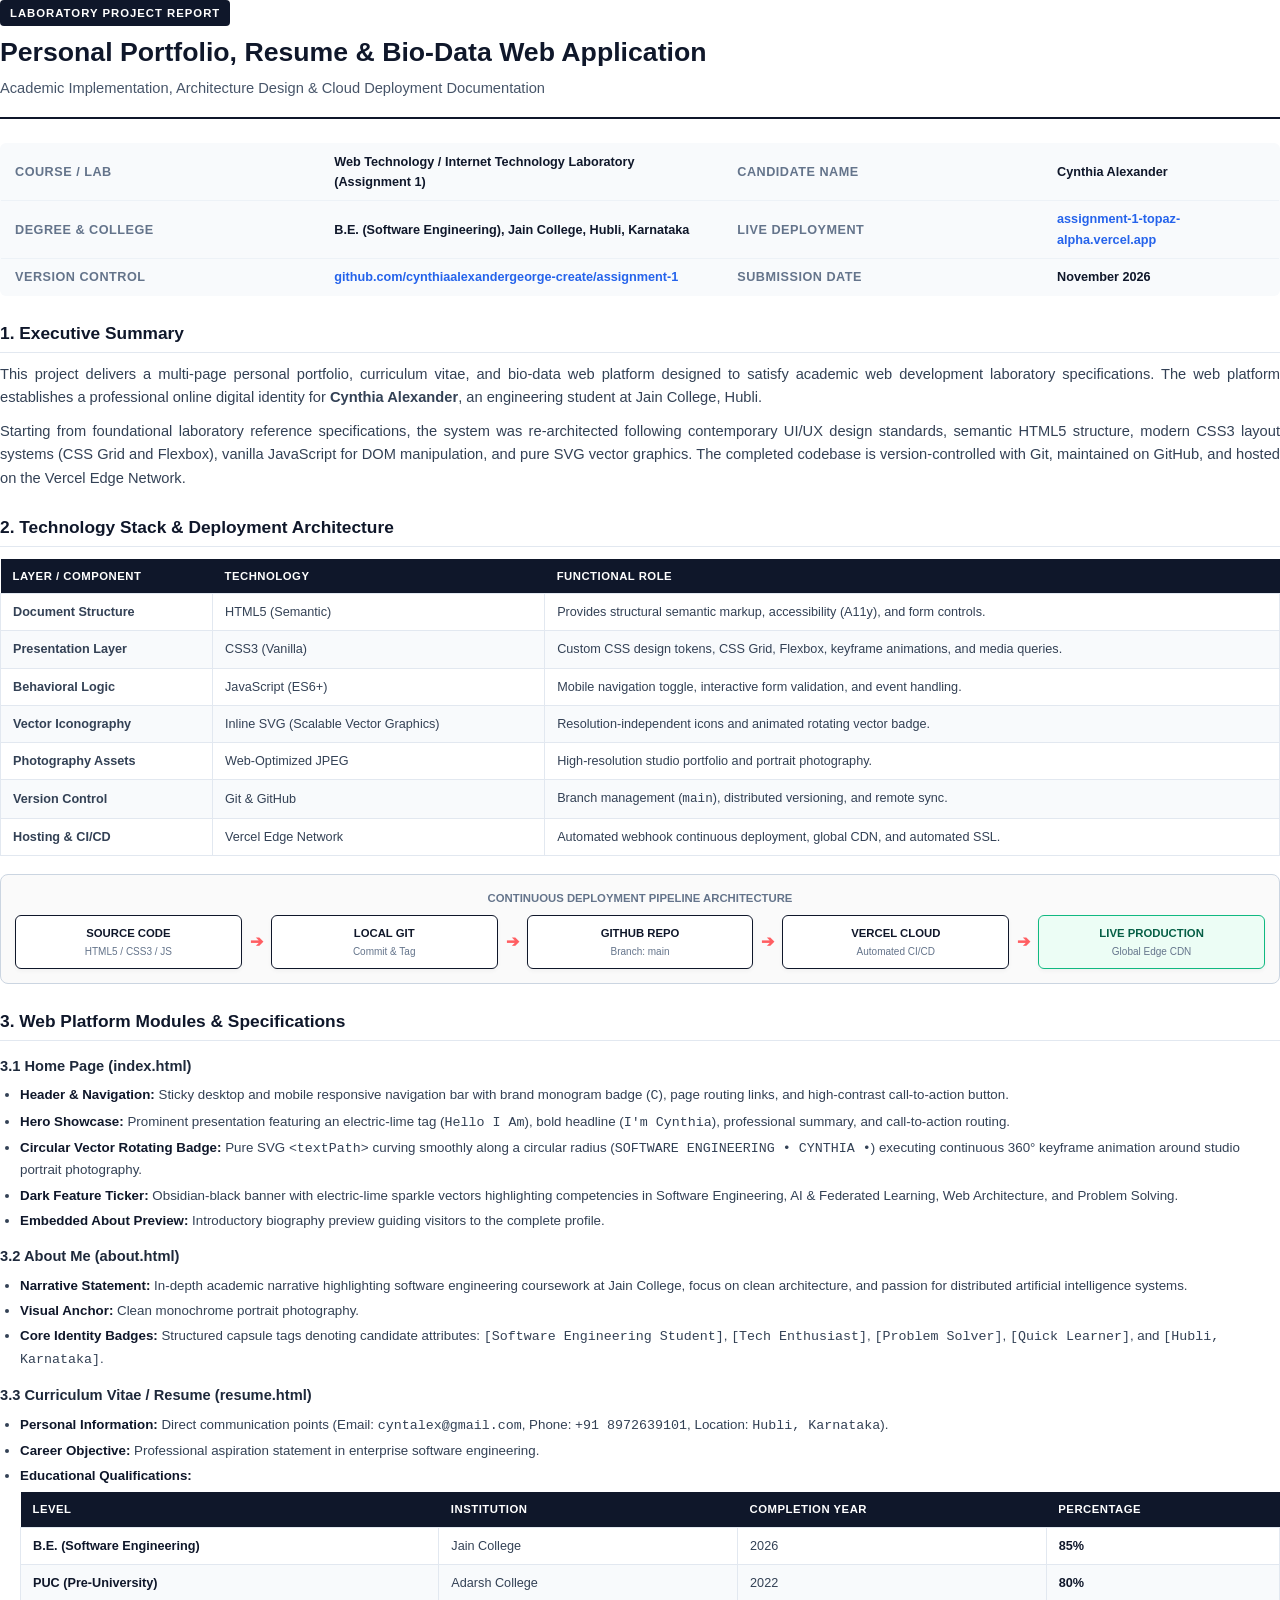
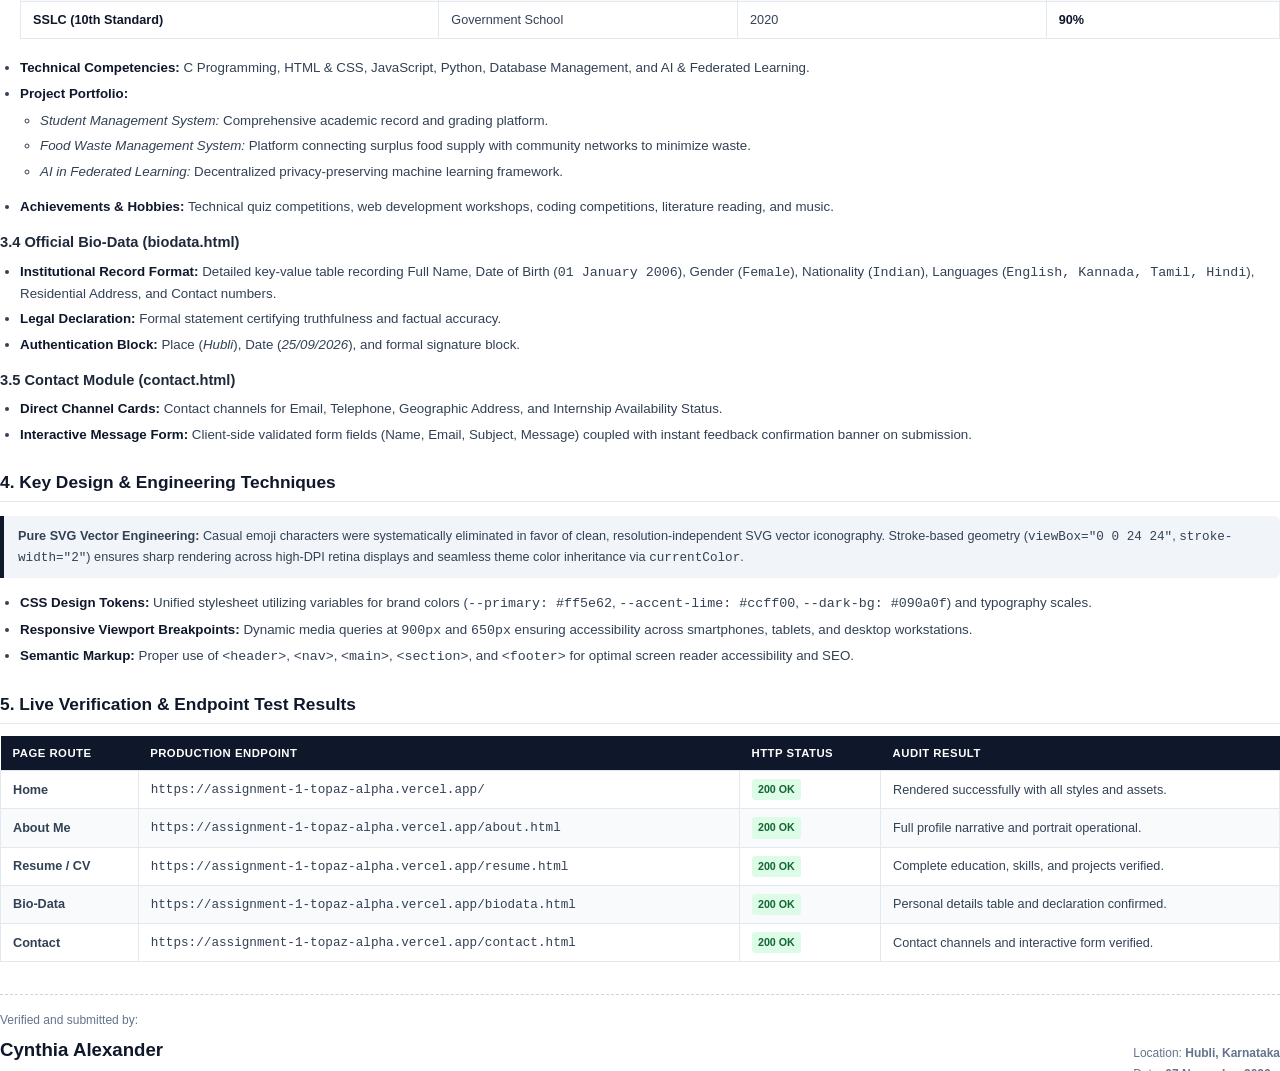
<file: report.html>
<!DOCTYPE html>
<html lang="en">
<head>
  <meta charset="UTF-8">
  <title>Project Report - Cynthia Alexander</title>
  <style>
    @page {
      size: A4;
      margin: 20mm 18mm 20mm 18mm;
    }
    
    body {
      font-family: 'Segoe UI', -apple-system, BlinkMacSystemFont, Roboto, Helvetica, Arial, sans-serif;
      color: #1e293b;
      line-height: 1.6;
      font-size: 11pt;
      margin: 0;
      padding: 0;
      background: #ffffff;
    }

    /* Cover / Header Section */
    .report-header {
      border-bottom: 2.5px solid #0f172a;
      padding-bottom: 16px;
      margin-bottom: 24px;
    }

    .report-badge {
      display: inline-block;
      background: #0f172a;
      color: #ffffff;
      font-size: 8.5pt;
      font-weight: 700;
      letter-spacing: 1px;
      text-transform: uppercase;
      padding: 4px 10px;
      border-radius: 4px;
      margin-bottom: 10px;
    }

    h1 {
      font-size: 20pt;
      font-weight: 800;
      color: #0f172a;
      margin: 0 0 8px 0;
      line-height: 1.25;
    }

    .subtitle {
      font-size: 11pt;
      color: #475569;
      margin: 0;
      font-weight: 500;
    }

    /* Metadata Grid */
    .meta-table {
      width: 100%;
      border-collapse: collapse;
      margin: 16px 0 24px 0;
      background: #f8fafc;
      border: 1px solid #e2e8f0;
      border-radius: 6px;
      overflow: hidden;
    }

    .meta-table td {
      padding: 8px 14px;
      font-size: 9.5pt;
      border-bottom: 1px solid #edf2f7;
    }

    .meta-table tr:last-child td {
      border-bottom: none;
    }

    .meta-label {
      width: 25%;
      font-weight: 700;
      color: #64748b;
      text-transform: uppercase;
      font-size: 8pt;
      letter-spacing: 0.5px;
    }

    .meta-val {
      color: #0f172a;
      font-weight: 600;
    }

    .meta-val a {
      color: #2563eb;
      text-decoration: none;
    }

    /* Headings */
    h2 {
      font-size: 13pt;
      font-weight: 800;
      color: #0f172a;
      margin-top: 24px;
      margin-bottom: 10px;
      padding-bottom: 4px;
      border-bottom: 1.5px solid #e2e8f0;
      page-break-after: avoid;
    }

    h3 {
      font-size: 11pt;
      font-weight: 700;
      color: #1e293b;
      margin-top: 14px;
      margin-bottom: 6px;
      page-break-after: avoid;
    }

    p {
      margin: 0 0 10px 0;
      color: #334155;
      text-align: justify;
    }

    /* Tables */
    table.data-table {
      width: 100%;
      border-collapse: collapse;
      margin: 12px 0 18px 0;
      font-size: 9.5pt;
      page-break-inside: avoid;
    }

    table.data-table th {
      background-color: #0f172a;
      color: #ffffff;
      font-weight: 700;
      text-align: left;
      padding: 8px 12px;
      font-size: 8.5pt;
      text-transform: uppercase;
      letter-spacing: 0.5px;
    }

    table.data-table td {
      padding: 8px 12px;
      border: 1px solid #e2e8f0;
      color: #334155;
    }

    table.data-table tr:nth-child(even) td {
      background-color: #f8fafc;
    }

    /* Lists */
    ul {
      margin: 6px 0 14px 20px;
      padding: 0;
    }

    li {
      margin-bottom: 4px;
      color: #334155;
      font-size: 10pt;
    }

    li strong {
      color: #0f172a;
    }

    /* Box callouts */
    .callout {
      background: #f1f5f9;
      border-left: 4px solid #0f172a;
      padding: 10px 14px;
      margin: 14px 0;
      border-radius: 0 6px 6px 0;
      font-size: 9.5pt;
      color: #334155;
      page-break-inside: avoid;
    }

    /* Architecture Diagram Box */
    .arch-box {
      border: 1px solid #cbd5e1;
      border-radius: 8px;
      padding: 14px;
      margin: 14px 0;
      background: #fafafa;
      page-break-inside: avoid;
    }

    .arch-flow {
      display: flex;
      justify-content: space-between;
      align-items: center;
      text-align: center;
      gap: 8px;
    }

    .arch-step {
      flex: 1;
      background: #ffffff;
      border: 1.5px solid #0f172a;
      border-radius: 6px;
      padding: 8px 4px;
      box-shadow: 0 2px 4px rgba(0,0,0,0.04);
    }

    .arch-step-title {
      font-size: 8.5pt;
      font-weight: 800;
      color: #0f172a;
      text-transform: uppercase;
    }

    .arch-step-sub {
      font-size: 7.5pt;
      color: #64748b;
      margin-top: 2px;
    }

    .arch-arrow {
      color: #ff5e62;
      font-size: 12pt;
      font-weight: 900;
    }

    /* Badges */
    .badge {
      display: inline-block;
      font-size: 8pt;
      font-weight: 700;
      padding: 2px 6px;
      border-radius: 3px;
    }
    .badge-success { background: #dcfce7; color: #166534; }

    /* Footer / Sign-off */
    .sign-section {
      margin-top: 32px;
      padding-top: 16px;
      border-top: 1px dashed #cbd5e1;
      display: flex;
      justify-content: space-between;
      align-items: flex-end;
      page-break-inside: avoid;
    }

    .sign-block {
      text-align: right;
    }

    .signature-name {
      font-size: 14pt;
      font-weight: 800;
      color: #0f172a;
      margin-top: 4px;
    }

    .page-break {
      page-break-before: always;
    }
  </style>
</head>
<body>

  <!-- Cover / Header -->
  <div class="report-header">
    <div class="report-badge">Laboratory Project Report</div>
    <h1>Personal Portfolio, Resume & Bio-Data Web Application</h1>
    <p class="subtitle">Academic Implementation, Architecture Design & Cloud Deployment Documentation</p>
  </div>

  <!-- Metadata Table -->
  <table class="meta-table">
    <tr>
      <td class="meta-label">Course / Lab</td>
      <td class="meta-val">Web Technology / Internet Technology Laboratory (Assignment 1)</td>
      <td class="meta-label">Candidate Name</td>
      <td class="meta-val">Cynthia Alexander</td>
    </tr>
    <tr>
      <td class="meta-label">Degree & College</td>
      <td class="meta-val">B.E. (Software Engineering), Jain College, Hubli, Karnataka</td>
      <td class="meta-label">Live Deployment</td>
      <td class="meta-val"><a href="https://assignment-1-topaz-alpha.vercel.app">assignment-1-topaz-alpha.vercel.app</a></td>
    </tr>
    <tr>
      <td class="meta-label">Version Control</td>
      <td class="meta-val"><a href="https://github.com/cynthiaalexandergeorge-create/assignment-1">github.com/cynthiaalexandergeorge-create/assignment-1</a></td>
      <td class="meta-label">Submission Date</td>
      <td class="meta-val">November 2026</td>
    </tr>
  </table>

  <!-- 1. Executive Summary -->
  <h2>1. Executive Summary</h2>
  <p>
    This project delivers a multi-page personal portfolio, curriculum vitae, and bio-data web platform designed to satisfy academic web development laboratory specifications. The web platform establishes a professional online digital identity for <strong>Cynthia Alexander</strong>, an engineering student at Jain College, Hubli.
  </p>
  <p>
    Starting from foundational laboratory reference specifications, the system was re-architected following contemporary UI/UX design standards, semantic HTML5 structure, modern CSS3 layout systems (CSS Grid and Flexbox), vanilla JavaScript for DOM manipulation, and pure SVG vector graphics. The completed codebase is version-controlled with Git, maintained on GitHub, and hosted on the Vercel Edge Network.
  </p>

  <!-- 2. Technology Stack -->
  <h2>2. Technology Stack & Deployment Architecture</h2>
  <table class="data-table">
    <thead>
      <tr>
        <th>Layer / Component</th>
        <th>Technology</th>
        <th>Functional Role</th>
      </tr>
    </thead>
    <tbody>
      <tr>
        <td><strong>Document Structure</strong></td>
        <td>HTML5 (Semantic)</td>
        <td>Provides structural semantic markup, accessibility (A11y), and form controls.</td>
      </tr>
      <tr>
        <td><strong>Presentation Layer</strong></td>
        <td>CSS3 (Vanilla)</td>
        <td>Custom CSS design tokens, CSS Grid, Flexbox, keyframe animations, and media queries.</td>
      </tr>
      <tr>
        <td><strong>Behavioral Logic</strong></td>
        <td>JavaScript (ES6+)</td>
        <td>Mobile navigation toggle, interactive form validation, and event handling.</td>
      </tr>
      <tr>
        <td><strong>Vector Iconography</strong></td>
        <td>Inline SVG (Scalable Vector Graphics)</td>
        <td>Resolution-independent icons and animated rotating vector badge.</td>
      </tr>
      <tr>
        <td><strong>Photography Assets</strong></td>
        <td>Web-Optimized JPEG</td>
        <td>High-resolution studio portfolio and portrait photography.</td>
      </tr>
      <tr>
        <td><strong>Version Control</strong></td>
        <td>Git & GitHub</td>
        <td>Branch management (<code>main</code>), distributed versioning, and remote sync.</td>
      </tr>
      <tr>
        <td><strong>Hosting & CI/CD</strong></td>
        <td>Vercel Edge Network</td>
        <td>Automated webhook continuous deployment, global CDN, and automated SSL.</td>
      </tr>
    </tbody>
  </table>

  <div class="arch-box">
    <div style="font-size: 8.5pt; font-weight: 800; color: #64748b; text-transform: uppercase; margin-bottom: 8px; text-align: center;">Continuous Deployment Pipeline Architecture</div>
    <div class="arch-flow">
      <div class="arch-step">
        <div class="arch-step-title">Source Code</div>
        <div class="arch-step-sub">HTML5 / CSS3 / JS</div>
      </div>
      <div class="arch-arrow">➔</div>
      <div class="arch-step">
        <div class="arch-step-title">Local Git</div>
        <div class="arch-step-sub">Commit &amp; Tag</div>
      </div>
      <div class="arch-arrow">➔</div>
      <div class="arch-step">
        <div class="arch-step-title">GitHub Repo</div>
        <div class="arch-step-sub">Branch: main</div>
      </div>
      <div class="arch-arrow">➔</div>
      <div class="arch-step">
        <div class="arch-step-title">Vercel Cloud</div>
        <div class="arch-step-sub">Automated CI/CD</div>
      </div>
      <div class="arch-arrow">➔</div>
      <div class="arch-step" style="border-color: #10b981; background: #ecfdf5;">
        <div class="arch-step-title" style="color: #065f46;">Live Production</div>
        <div class="arch-step-sub">Global Edge CDN</div>
      </div>
    </div>
  </div>

  <div class="page-break"></div>

  <!-- 3. Web Platform Modules -->
  <h2>3. Web Platform Modules & Specifications</h2>

  <h3>3.1 Home Page (index.html)</h3>
  <ul>
    <li><strong>Header &amp; Navigation:</strong> Sticky desktop and mobile responsive navigation bar with brand monogram badge (<code>C</code>), page routing links, and high-contrast call-to-action button.</li>
    <li><strong>Hero Showcase:</strong> Prominent presentation featuring an electric-lime tag (<code>Hello I Am</code>), bold headline (<code>I'm Cynthia</code>), professional summary, and call-to-action routing.</li>
    <li><strong>Circular Vector Rotating Badge:</strong> Pure SVG <code>&lt;textPath&gt;</code> curving smoothly along a circular radius (<code>SOFTWARE ENGINEERING • CYNTHIA •</code>) executing continuous 360° keyframe animation around studio portrait photography.</li>
    <li><strong>Dark Feature Ticker:</strong> Obsidian-black banner with electric-lime sparkle vectors highlighting competencies in Software Engineering, AI &amp; Federated Learning, Web Architecture, and Problem Solving.</li>
    <li><strong>Embedded About Preview:</strong> Introductory biography preview guiding visitors to the complete profile.</li>
  </ul>

  <h3>3.2 About Me (about.html)</h3>
  <ul>
    <li><strong>Narrative Statement:</strong> In-depth academic narrative highlighting software engineering coursework at Jain College, focus on clean architecture, and passion for distributed artificial intelligence systems.</li>
    <li><strong>Visual Anchor:</strong> Clean monochrome portrait photography.</li>
    <li><strong>Core Identity Badges:</strong> Structured capsule tags denoting candidate attributes: <code>[Software Engineering Student]</code>, <code>[Tech Enthusiast]</code>, <code>[Problem Solver]</code>, <code>[Quick Learner]</code>, and <code>[Hubli, Karnataka]</code>.</li>
  </ul>

  <h3>3.3 Curriculum Vitae / Resume (resume.html)</h3>
  <ul>
    <li><strong>Personal Information:</strong> Direct communication points (Email: <code>cyntalex@gmail.com</code>, Phone: <code>+91 8972639101</code>, Location: <code>Hubli, Karnataka</code>).</li>
    <li><strong>Career Objective:</strong> Professional aspiration statement in enterprise software engineering.</li>
    <li><strong>Educational Qualifications:</strong>
      <table class="data-table" style="margin-top: 6px;">
        <thead>
          <tr>
            <th>Level</th>
            <th>Institution</th>
            <th>Completion Year</th>
            <th>Percentage</th>
          </tr>
        </thead>
        <tbody>
          <tr><td><strong>B.E. (Software Engineering)</strong></td><td>Jain College</td><td>2026</td><td><strong>85%</strong></td></tr>
          <tr><td><strong>PUC (Pre-University)</strong></td><td>Adarsh College</td><td>2022</td><td><strong>80%</strong></td></tr>
          <tr><td><strong>SSLC (10th Standard)</strong></td><td>Government School</td><td>2020</td><td><strong>90%</strong></td></tr>
        </tbody>
      </table>
    </li>
    <li><strong>Technical Competencies:</strong> C Programming, HTML &amp; CSS, JavaScript, Python, Database Management, and AI &amp; Federated Learning.</li>
    <li><strong>Project Portfolio:</strong>
      <ul>
        <li><em>Student Management System:</em> Comprehensive academic record and grading platform.</li>
        <li><em>Food Waste Management System:</em> Platform connecting surplus food supply with community networks to minimize waste.</li>
        <li><em>AI in Federated Learning:</em> Decentralized privacy-preserving machine learning framework.</li>
      </ul>
    </li>
    <li><strong>Achievements &amp; Hobbies:</strong> Technical quiz competitions, web development workshops, coding competitions, literature reading, and music.</li>
  </ul>

  <h3>3.4 Official Bio-Data (biodata.html)</h3>
  <ul>
    <li><strong>Institutional Record Format:</strong> Detailed key-value table recording Full Name, Date of Birth (<code>01 January 2006</code>), Gender (<code>Female</code>), Nationality (<code>Indian</code>), Languages (<code>English, Kannada, Tamil, Hindi</code>), Residential Address, and Contact numbers.</li>
    <li><strong>Legal Declaration:</strong> Formal statement certifying truthfulness and factual accuracy.</li>
    <li><strong>Authentication Block:</strong> Place (<em>Hubli</em>), Date (<em>25/09/2026</em>), and formal signature block.</li>
  </ul>

  <h3>3.5 Contact Module (contact.html)</h3>
  <ul>
    <li><strong>Direct Channel Cards:</strong> Contact channels for Email, Telephone, Geographic Address, and Internship Availability Status.</li>
    <li><strong>Interactive Message Form:</strong> Client-side validated form fields (Name, Email, Subject, Message) coupled with instant feedback confirmation banner on submission.</li>
  </ul>

  <!-- 4. Key Design & Engineering Techniques -->
  <h2>4. Key Design &amp; Engineering Techniques</h2>
  <div class="callout">
    <strong>Pure SVG Vector Engineering:</strong> Casual emoji characters were systematically eliminated in favor of clean, resolution-independent SVG vector iconography. Stroke-based geometry (<code>viewBox="0 0 24 24"</code>, <code>stroke-width="2"</code>) ensures sharp rendering across high-DPI retina displays and seamless theme color inheritance via <code>currentColor</code>.
  </div>
  <ul>
    <li><strong>CSS Design Tokens:</strong> Unified stylesheet utilizing variables for brand colors (<code>--primary: #ff5e62</code>, <code>--accent-lime: #ccff00</code>, <code>--dark-bg: #090a0f</code>) and typography scales.</li>
    <li><strong>Responsive Viewport Breakpoints:</strong> Dynamic media queries at <code>900px</code> and <code>650px</code> ensuring accessibility across smartphones, tablets, and desktop workstations.</li>
    <li><strong>Semantic Markup:</strong> Proper use of <code>&lt;header&gt;</code>, <code>&lt;nav&gt;</code>, <code>&lt;main&gt;</code>, <code>&lt;section&gt;</code>, and <code>&lt;footer&gt;</code> for optimal screen reader accessibility and SEO.</li>
  </ul>

  <!-- 5. Verification Table -->
  <h2>5. Live Verification &amp; Endpoint Test Results</h2>
  <table class="data-table">
    <thead>
      <tr>
        <th>Page Route</th>
        <th>Production Endpoint</th>
        <th>HTTP Status</th>
        <th>Audit Result</th>
      </tr>
    </thead>
    <tbody>
      <tr>
        <td><strong>Home</strong></td>
        <td><code>https://assignment-1-topaz-alpha.vercel.app/</code></td>
        <td><span class="badge badge-success">200 OK</span></td>
        <td>Rendered successfully with all styles and assets.</td>
      </tr>
      <tr>
        <td><strong>About Me</strong></td>
        <td><code>https://assignment-1-topaz-alpha.vercel.app/about.html</code></td>
        <td><span class="badge badge-success">200 OK</span></td>
        <td>Full profile narrative and portrait operational.</td>
      </tr>
      <tr>
        <td><strong>Resume / CV</strong></td>
        <td><code>https://assignment-1-topaz-alpha.vercel.app/resume.html</code></td>
        <td><span class="badge badge-success">200 OK</span></td>
        <td>Complete education, skills, and projects verified.</td>
      </tr>
      <tr>
        <td><strong>Bio-Data</strong></td>
        <td><code>https://assignment-1-topaz-alpha.vercel.app/biodata.html</code></td>
        <td><span class="badge badge-success">200 OK</span></td>
        <td>Personal details table and declaration confirmed.</td>
      </tr>
      <tr>
        <td><strong>Contact</strong></td>
        <td><code>https://assignment-1-topaz-alpha.vercel.app/contact.html</code></td>
        <td><span class="badge badge-success">200 OK</span></td>
        <td>Contact channels and interactive form verified.</td>
      </tr>
    </tbody>
  </table>

  <!-- Sign-off Block -->
  <div class="sign-section">
    <div>
      <p style="font-size: 9pt; color: #64748b; margin: 0;">Verified and submitted by:</p>
      <div class="signature-name">Cynthia Alexander</div>
      <p style="font-size: 8.5pt; color: #64748b; margin: 2px 0 0 0;">Department of Software Engineering, Jain College</p>
    </div>
    <div class="sign-block">
      <p style="font-size: 9pt; color: #64748b; margin: 0;">Location: <strong>Hubli, Karnataka</strong></p>
      <p style="font-size: 9pt; color: #64748b; margin: 2px 0 0 0;">Date: <strong>07 November 2026</strong></p>
    </div>
  </div>

</body>
</html>
</file>
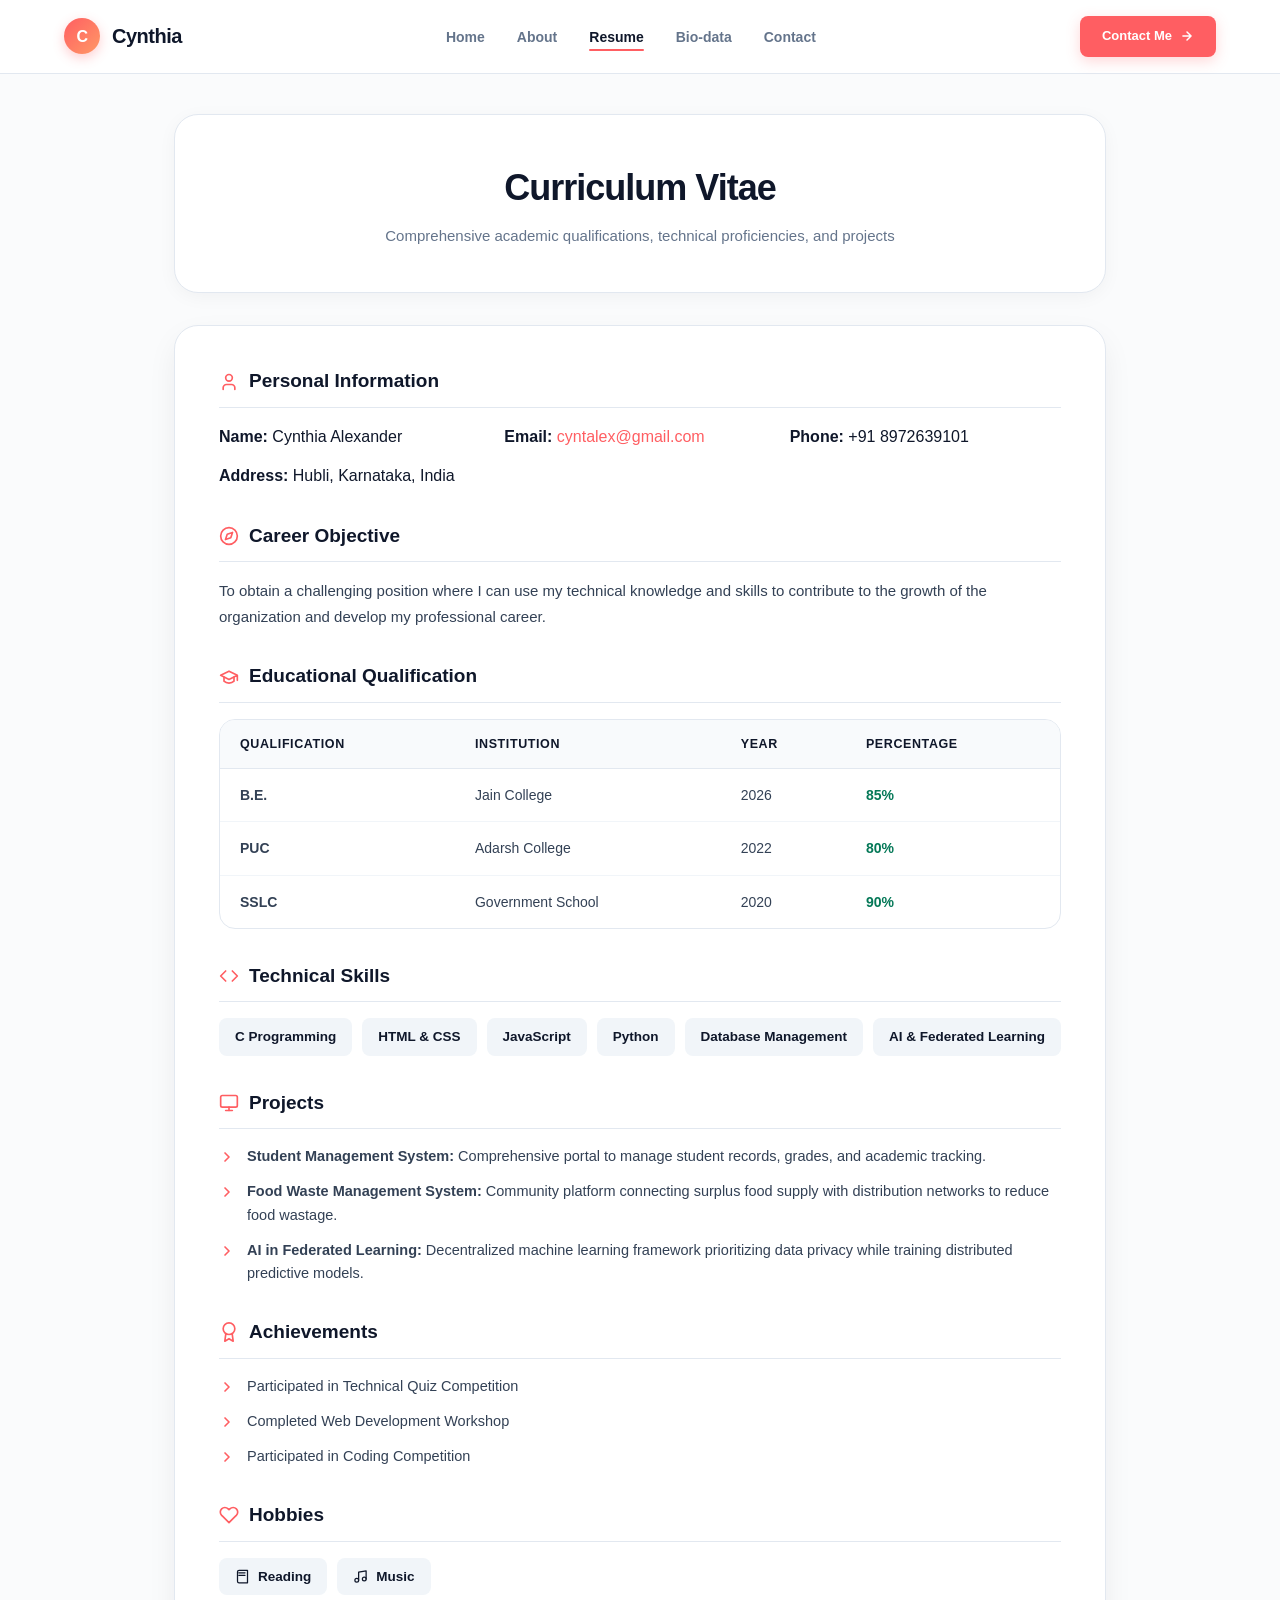
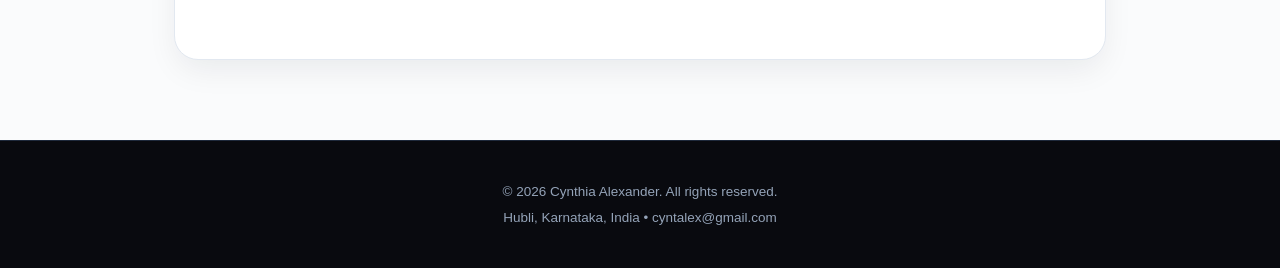
<file: resume.html>
<!DOCTYPE html>
<html lang="en">
<head>
    <meta charset="UTF-8">
    <meta name="viewport" content="width=device-width, initial-scale=1.0">
    <title>My Resume | Cynthia Alexander</title>
    <link rel="stylesheet" href="style.css">
</head>
<body>

    <!-- ================= Modern Navbar ================= -->
    <header class="site-header">
        <div class="nav-container">
            <a href="index.html" class="brand-logo">
                <span class="brand-badge">C</span>
                <span>Cynthia</span>
            </a>

            <button class="mobile-toggle" onclick="toggleMenu()" aria-label="Toggle navigation">
                <svg width="24" height="24" viewBox="0 0 24 24" fill="none" stroke="currentColor" stroke-width="2" stroke-linecap="round" stroke-linejoin="round">
                    <line x1="4" x2="20" y1="6" y2="6"/>
                    <line x1="4" x2="20" y1="12" y2="12"/>
                    <line x1="4" x2="20" y1="18" y2="18"/>
                </svg>
            </button>

            <ul class="nav-links" id="navLinks">
                <li><a href="index.html">Home</a></li>
                <li><a href="about.html">About</a></li>
                <li><a href="resume.html" class="active">Resume</a></li>
                <li><a href="biodata.html">Bio-data</a></li>
                <li><a href="contact.html">Contact</a></li>
            </ul>

            <div class="nav-actions">
                <a href="contact.html" class="btn-contact-nav">
                    <span>Contact Me</span>
                    <svg width="14" height="14" viewBox="0 0 24 24" fill="none" stroke="currentColor" stroke-width="2.5" stroke-linecap="round" stroke-linejoin="round">
                        <path d="M5 12h14M12 5l7 7-7 7"/>
                    </svg>
                </a>
            </div>
        </div>
    </header>

    <!-- ================= Resume Main Content ================= -->
    <main class="page-container">
        <div class="page-header-card">
            <h1>Curriculum Vitae</h1>
            <p>Comprehensive academic qualifications, technical proficiencies, and projects</p>
        </div>

        <div class="content-card">
            <!-- Personal Information -->
            <h2 class="card-section-title">
                <svg width="20" height="20" viewBox="0 0 24 24" fill="none" stroke="currentColor" stroke-width="2" stroke-linecap="round" stroke-linejoin="round">
                    <path d="M19 21v-2a4 4 0 0 0-4-4H9a4 4 0 0 0-4 4v2"/>
                    <circle cx="12" cy="7" r="4"/>
                </svg>
                <span>Personal Information</span>
            </h2>
            <div style="display: grid; grid-template-columns: repeat(auto-fit, minmax(220px, 1fr)); gap: 14px; margin-bottom: 24px;">
                <p><strong>Name:</strong> Cynthia Alexander</p>
                <p><strong>Email:</strong> <a href="mailto:cyntalex@gmail.com" style="color: var(--primary); text-decoration: none;">cyntalex@gmail.com</a></p>
                <p><strong>Phone:</strong> +91 8972639101</p>
                <p><strong>Address:</strong> Hubli, Karnataka, India</p>
            </div>

            <!-- Career Objective -->
            <h2 class="card-section-title">
                <svg width="20" height="20" viewBox="0 0 24 24" fill="none" stroke="currentColor" stroke-width="2" stroke-linecap="round" stroke-linejoin="round">
                    <circle cx="12" cy="12" r="10"/>
                    <polygon points="16.24 7.76 14.12 14.12 7.76 16.24 9.88 9.88 16.24 7.76"/>
                </svg>
                <span>Career Objective</span>
            </h2>
            <p style="color: #334155; font-size: 15px; line-height: 1.7; margin-bottom: 24px;">
                To obtain a challenging position where I can use my technical knowledge and skills to contribute to the growth of the organization and develop my professional career.
            </p>

            <!-- Educational Qualification -->
            <h2 class="card-section-title">
                <svg width="20" height="20" viewBox="0 0 24 24" fill="none" stroke="currentColor" stroke-width="2" stroke-linecap="round" stroke-linejoin="round">
                    <path d="M22 10v6M2 10l10-5 10 5-10 5z"/>
                    <path d="M6 12v5c3 3 9 3 12 0v-5"/>
                </svg>
                <span>Educational Qualification</span>
            </h2>
            <table class="modern-table">
                <thead>
                    <tr>
                        <th>Qualification</th>
                        <th>Institution</th>
                        <th>Year</th>
                        <th>Percentage</th>
                    </tr>
                </thead>
                <tbody>
                    <tr>
                        <td><strong>B.E.</strong></td>
                        <td>Jain College</td>
                        <td>2026</td>
                        <td><span style="font-weight: 700; color: #047857;">85%</span></td>
                    </tr>
                    <tr>
                        <td><strong>PUC</strong></td>
                        <td>Adarsh College</td>
                        <td>2022</td>
                        <td><span style="font-weight: 700; color: #047857;">80%</span></td>
                    </tr>
                    <tr>
                        <td><strong>SSLC</strong></td>
                        <td>Government School</td>
                        <td>2020</td>
                        <td><span style="font-weight: 700; color: #047857;">90%</span></td>
                    </tr>
                </tbody>
            </table>

            <!-- Technical Skills -->
            <h2 class="card-section-title">
                <svg width="20" height="20" viewBox="0 0 24 24" fill="none" stroke="currentColor" stroke-width="2" stroke-linecap="round" stroke-linejoin="round">
                    <polyline points="16 18 22 12 16 6"/>
                    <polyline points="8 6 2 12 8 18"/>
                </svg>
                <span>Technical Skills</span>
            </h2>
            <div class="skill-tags">
                <span class="skill-tag">C Programming</span>
                <span class="skill-tag">HTML & CSS</span>
                <span class="skill-tag">JavaScript</span>
                <span class="skill-tag">Python</span>
                <span class="skill-tag">Database Management</span>
                <span class="skill-tag">AI & Federated Learning</span>
            </div>

            <!-- Projects -->
            <h2 class="card-section-title">
                <svg width="20" height="20" viewBox="0 0 24 24" fill="none" stroke="currentColor" stroke-width="2" stroke-linecap="round" stroke-linejoin="round">
                    <rect width="20" height="14" x="2" y="3" rx="2"/>
                    <line x1="8" x2="16" y1="21" y2="21"/>
                    <line x1="12" x2="12" y1="17" y2="21"/>
                </svg>
                <span>Projects</span>
            </h2>
            <ul class="modern-list">
                <li>
                    <svg class="list-bullet-icon" width="16" height="16" viewBox="0 0 24 24" fill="none" stroke="currentColor" stroke-width="2.5" stroke-linecap="round" stroke-linejoin="round">
                        <polyline points="9 18 15 12 9 6"/>
                    </svg>
                    <span><strong>Student Management System:</strong> Comprehensive portal to manage student records, grades, and academic tracking.</span>
                </li>
                <li>
                    <svg class="list-bullet-icon" width="16" height="16" viewBox="0 0 24 24" fill="none" stroke="currentColor" stroke-width="2.5" stroke-linecap="round" stroke-linejoin="round">
                        <polyline points="9 18 15 12 9 6"/>
                    </svg>
                    <span><strong>Food Waste Management System:</strong> Community platform connecting surplus food supply with distribution networks to reduce food wastage.</span>
                </li>
                <li>
                    <svg class="list-bullet-icon" width="16" height="16" viewBox="0 0 24 24" fill="none" stroke="currentColor" stroke-width="2.5" stroke-linecap="round" stroke-linejoin="round">
                        <polyline points="9 18 15 12 9 6"/>
                    </svg>
                    <span><strong>AI in Federated Learning:</strong> Decentralized machine learning framework prioritizing data privacy while training distributed predictive models.</span>
                </li>
            </ul>

            <!-- Achievements -->
            <h2 class="card-section-title">
                <svg width="20" height="20" viewBox="0 0 24 24" fill="none" stroke="currentColor" stroke-width="2" stroke-linecap="round" stroke-linejoin="round">
                    <circle cx="12" cy="8" r="7"/>
                    <polyline points="8.21 13.89 7 23 12 20 17 23 15.79 13.88"/>
                </svg>
                <span>Achievements</span>
            </h2>
            <ul class="modern-list">
                <li>
                    <svg class="list-bullet-icon" width="16" height="16" viewBox="0 0 24 24" fill="none" stroke="currentColor" stroke-width="2.5" stroke-linecap="round" stroke-linejoin="round">
                        <polyline points="9 18 15 12 9 6"/>
                    </svg>
                    <span>Participated in Technical Quiz Competition</span>
                </li>
                <li>
                    <svg class="list-bullet-icon" width="16" height="16" viewBox="0 0 24 24" fill="none" stroke="currentColor" stroke-width="2.5" stroke-linecap="round" stroke-linejoin="round">
                        <polyline points="9 18 15 12 9 6"/>
                    </svg>
                    <span>Completed Web Development Workshop</span>
                </li>
                <li>
                    <svg class="list-bullet-icon" width="16" height="16" viewBox="0 0 24 24" fill="none" stroke="currentColor" stroke-width="2.5" stroke-linecap="round" stroke-linejoin="round">
                        <polyline points="9 18 15 12 9 6"/>
                    </svg>
                    <span>Participated in Coding Competition</span>
                </li>
            </ul>

            <!-- Hobbies -->
            <h2 class="card-section-title">
                <svg width="20" height="20" viewBox="0 0 24 24" fill="none" stroke="currentColor" stroke-width="2" stroke-linecap="round" stroke-linejoin="round">
                    <path d="M20.84 4.61a5.5 5.5 0 0 0-7.78 0L12 5.67l-1.06-1.06a5.5 5.5 0 0 0-7.78 7.78l1.06 1.06L12 21.23l7.78-7.78 1.06-1.06a5.5 5.5 0 0 0 0-7.78z"/>
                </svg>
                <span>Hobbies</span>
            </h2>
            <div class="skill-tags">
                <span class="skill-tag">
                    <svg width="15" height="15" viewBox="0 0 24 24" fill="none" stroke="currentColor" stroke-width="2" stroke-linecap="round" stroke-linejoin="round">
                        <path d="M4 19.5v-15A2.5 2.5 0 0 1 6.5 2H20v20H6.5a2.5 2.5 0 0 1-2.5-2.5Z"/>
                        <path d="M6 6h10"/>
                        <path d="M6 10h10"/>
                    </svg>
                    <span>Reading</span>
                </span>
                <span class="skill-tag">
                    <svg width="15" height="15" viewBox="0 0 24 24" fill="none" stroke="currentColor" stroke-width="2" stroke-linecap="round" stroke-linejoin="round">
                        <path d="M9 18V5l12-2v13"/>
                        <circle cx="6" cy="18" r="3"/>
                        <circle cx="18" cy="16" r="3"/>
                    </svg>
                    <span>Music</span>
                </span>
            </div>
        </div>
    </main>

    <!-- ================= Footer ================= -->
    <footer class="site-footer">
        <p>&copy; 2026 Cynthia Alexander. All rights reserved.</p>
        <p>Hubli, Karnataka, India • cyntalex@gmail.com</p>
    </footer>

    <script src="script.js"></script>
</body>
</html>
</file>
<file: style.css>
/* ==========================================================================
   Professional Portfolio Stylesheet - Cynthia Alexander
   Crafted with Modern Web Standards, Typography & Pure SVG Vectors
   ========================================================================== */

:root {
  --primary: #ff5e62;         /* Coral / Terracotta accent from design reference */
  --primary-hover: #e54b4f;
  --accent-lime: #ccff00;     /* Electric Lime highlight from reference badge */
  --dark-bg: #090a0f;         /* Deep obsidian banner */
  --text-main: #0f172a;       /* Slate 900 for high-contrast legible text */
  --text-muted: #64748b;      /* Slate 500 for secondary copy */
  --bg-page: #fafbfc;         /* Clean modern canvas */
  --card-bg: #ffffff;
  --border-light: #e2e8f0;
  --radius-sm: 8px;
  --radius-md: 16px;
  --radius-lg: 24px;
  --radius-full: 9999px;
  --shadow-subtle: 0 4px 20px -2px rgba(15, 23, 42, 0.05);
  --shadow-card: 0 12px 32px -4px rgba(15, 23, 42, 0.08);
  --shadow-primary: 0 8px 24px -4px rgba(255, 94, 98, 0.35);
}

* {
  box-sizing: border-box;
  margin: 0;
  padding: 0;
}

body {
  font-family: -apple-system, BlinkMacSystemFont, "Segoe UI", Roboto, "Helvetica Neue", Arial, sans-serif;
  background-color: var(--bg-page);
  color: var(--text-main);
  line-height: 1.6;
  -webkit-font-smoothing: antialiased;
  -moz-osx-font-smoothing: grayscale;
}

/* ==========================================================================
   Navigation Bar
   ========================================================================== */
.site-header {
  position: sticky;
  top: 0;
  z-index: 100;
  background: rgba(255, 255, 255, 0.92);
  backdrop-filter: blur(12px);
  -webkit-backdrop-filter: blur(12px);
  border-bottom: 1px solid var(--border-light);
}

.nav-container {
  max-width: 1200px;
  margin: 0 auto;
  padding: 16px 24px;
  display: flex;
  align-items: center;
  justify-content: space-between;
}

.brand-logo {
  display: flex;
  align-items: center;
  gap: 12px;
  text-decoration: none;
  font-size: 20px;
  font-weight: 800;
  color: var(--text-main);
  letter-spacing: -0.5px;
}

.brand-badge {
  width: 36px;
  height: 36px;
  border-radius: 50%;
  background: linear-gradient(135deg, #ff5e62, #ff9966);
  color: white;
  display: flex;
  align-items: center;
  justify-content: center;
  font-size: 16px;
  font-weight: 800;
  box-shadow: 0 4px 12px rgba(255, 94, 98, 0.3);
}

.nav-links {
  display: flex;
  align-items: center;
  gap: 32px;
  list-style: none;
}

.nav-links a {
  text-decoration: none;
  font-size: 14px;
  font-weight: 600;
  color: var(--text-muted);
  transition: all 0.2s ease;
  position: relative;
  padding: 6px 0;
}

.nav-links a:hover,
.nav-links a.active {
  color: var(--text-main);
}

.nav-links a.active::after {
  content: '';
  position: absolute;
  bottom: 0;
  left: 0;
  width: 100%;
  height: 2px;
  background-color: var(--primary);
  border-radius: 2px;
}

.nav-actions {
  display: flex;
  align-items: center;
  gap: 16px;
}

.btn-contact-nav {
  text-decoration: none;
  background-color: var(--primary);
  color: white;
  font-size: 13px;
  font-weight: 700;
  padding: 10px 22px;
  border-radius: var(--radius-sm);
  transition: all 0.2s ease;
  box-shadow: 0 4px 14px rgba(255, 94, 98, 0.25);
  display: inline-flex;
  align-items: center;
  gap: 8px;
}

.btn-contact-nav:hover {
  background-color: var(--primary-hover);
  transform: translateY(-1px);
  box-shadow: var(--shadow-primary);
}

.mobile-toggle {
  display: none;
  background: none;
  border: none;
  color: var(--text-main);
  cursor: pointer;
  padding: 6px;
}

/* ==========================================================================
   Hero Section (Matches Image 1 reference)
   ========================================================================== */
.hero-section {
  max-width: 1200px;
  margin: 0 auto;
  padding: 60px 24px 80px;
  display: grid;
  grid-template-columns: 1.15fr 0.85fr;
  align-items: center;
  gap: 48px;
}

.hero-content {
  max-width: 580px;
}

.hero-highlight-pill {
  display: inline-block;
  background: var(--accent-lime);
  color: #0f172a;
  font-size: 14px;
  font-weight: 800;
  padding: 5px 14px;
  border-radius: 6px;
  margin-bottom: 16px;
  letter-spacing: -0.2px;
}

.hero-title {
  font-size: 56px;
  font-weight: 900;
  line-height: 1.1;
  letter-spacing: -1.8px;
  color: var(--text-main);
  margin-bottom: 22px;
}

.hero-desc {
  font-size: 16.5px;
  line-height: 1.7;
  color: var(--text-muted);
  margin-bottom: 32px;
}

.hero-cta-group {
  display: flex;
  align-items: center;
  gap: 14px;
  margin-bottom: 40px;
}

.btn-primary {
  display: inline-flex;
  align-items: center;
  justify-content: center;
  gap: 8px;
  background-color: var(--primary);
  color: white;
  text-decoration: none;
  font-size: 14px;
  font-weight: 700;
  padding: 14px 28px;
  border-radius: var(--radius-sm);
  transition: all 0.2s ease;
  box-shadow: 0 6px 18px rgba(255, 94, 98, 0.25);
  border: none;
  cursor: pointer;
}

.btn-primary:hover {
  background-color: var(--primary-hover);
  transform: translateY(-2px);
  box-shadow: var(--shadow-primary);
}

.btn-secondary {
  display: inline-flex;
  align-items: center;
  justify-content: center;
  gap: 8px;
  background-color: white;
  color: var(--text-main);
  text-decoration: none;
  font-size: 14px;
  font-weight: 700;
  padding: 13px 26px;
  border-radius: var(--radius-sm);
  border: 1.5px solid var(--border-light);
  transition: all 0.2s ease;
  cursor: pointer;
}

.btn-secondary:hover {
  border-color: var(--text-main);
  background-color: #f8fafc;
}

.hero-social {
  display: flex;
  align-items: center;
  gap: 16px;
  font-size: 13px;
  font-weight: 700;
  color: var(--text-muted);
}

.social-icons {
  display: flex;
  gap: 10px;
}

.social-icon-btn {
  width: 36px;
  height: 36px;
  border-radius: 50%;
  background: white;
  border: 1px solid var(--border-light);
  color: var(--text-main);
  display: flex;
  align-items: center;
  justify-content: center;
  text-decoration: none;
  transition: all 0.2s ease;
  box-shadow: var(--shadow-subtle);
}

.social-icon-btn:hover {
  background: var(--text-main);
  color: white;
  border-color: var(--text-main);
  transform: translateY(-2px);
}

/* Hero Portrait Visual (Image 1 reference) */
.hero-visual {
  position: relative;
  display: flex;
  justify-content: center;
  align-items: center;
}

.hero-image-wrap {
  position: relative;
  width: 100%;
  max-width: 400px;
  aspect-ratio: 1;
  border-radius: 50%;
  padding: 12px;
  background: white;
  box-shadow: var(--shadow-card);
}

.hero-image-inner {
  width: 100%;
  height: 100%;
  border-radius: 50%;
  overflow: hidden;
  position: relative;
  background: #f1f5f9;
}

.hero-image-inner img {
  width: 100%;
  height: 100%;
  object-fit: cover;
  display: block;
}

/* Circular Rotating Badge (Image 1 reference) */
.circular-badge-wrap {
  position: absolute;
  top: -10px;
  left: 10px;
  width: 100px;
  height: 100px;
  z-index: 10;
  display: flex;
  align-items: center;
  justify-content: center;
}

.circular-text-svg {
  width: 100%;
  height: 100%;
  animation: spin 22s linear infinite;
  transform-origin: center;
}

.circular-badge-center {
  position: absolute;
  width: 38px;
  height: 38px;
  border-radius: 50%;
  background-color: var(--accent-lime);
  color: #0f172a;
  display: flex;
  align-items: center;
  justify-content: center;
  box-shadow: 0 4px 12px rgba(0, 0, 0, 0.12);
}

@keyframes spin {
  from { transform: rotate(0deg); }
  to { transform: rotate(360deg); }
}

/* ==========================================================================
   Dark Feature Ticker Banner (Matches Image 1 bottom bar)
   ========================================================================== */
.ticker-banner {
  background-color: var(--dark-bg);
  color: white;
  padding: 24px 24px;
}

.ticker-content {
  max-width: 1200px;
  margin: 0 auto;
  display: flex;
  justify-content: space-around;
  align-items: center;
  flex-wrap: wrap;
  gap: 24px;
  font-size: 14px;
  font-weight: 700;
  letter-spacing: 0.4px;
}

.ticker-item {
  display: flex;
  align-items: center;
  gap: 10px;
}

.ticker-sparkle {
  color: var(--accent-lime);
  display: flex;
  align-items: center;
}

/* ==========================================================================
   About Me Section (Matches Image 2 reference)
   ========================================================================== */
.about-section {
  max-width: 1100px;
  margin: 90px auto;
  padding: 0 24px;
  display: grid;
  grid-template-columns: 0.9fr 1.1fr;
  gap: 56px;
  align-items: center;
}

.about-image-wrap {
  width: 100%;
  max-width: 440px;
  aspect-ratio: 4/5;
  border-radius: var(--radius-lg);
  overflow: hidden;
  box-shadow: var(--shadow-card);
  background: #0f172a;
  position: relative;
}

.about-image-wrap img {
  width: 100%;
  height: 100%;
  object-fit: cover;
  display: block;
  filter: grayscale(15%) contrast(105%);
}

.about-content {
  padding: 8px 0;
}

.section-title {
  font-size: 40px;
  font-weight: 900;
  letter-spacing: -1.2px;
  color: var(--text-main);
  margin-bottom: 8px;
}

.accent-line {
  width: 52px;
  height: 4px;
  background-color: var(--primary);
  border-radius: 2px;
  margin-bottom: 24px;
}

.about-text {
  font-size: 16px;
  line-height: 1.8;
  color: #334155;
  margin-bottom: 18px;
}

.core-identity-label {
  font-size: 11px;
  font-weight: 800;
  letter-spacing: 1.8px;
  color: var(--text-muted);
  text-transform: uppercase;
  margin-top: 32px;
  margin-bottom: 14px;
}

.identity-pills {
  display: flex;
  flex-wrap: wrap;
  gap: 10px;
}

.identity-pill {
  font-size: 13px;
  font-weight: 600;
  color: var(--text-main);
  background: white;
  border: 1.5px solid var(--border-light);
  padding: 8px 18px;
  border-radius: var(--radius-full);
  transition: all 0.2s ease;
  box-shadow: var(--shadow-subtle);
}

.identity-pill:hover {
  border-color: var(--primary);
  color: var(--primary);
  transform: translateY(-1px);
}

/* ==========================================================================
   Page Container (Resume, Bio-data, Contact)
   ========================================================================== */
.page-container {
  max-width: 980px;
  margin: 40px auto 80px;
  padding: 0 24px;
}

.page-header-card {
  text-align: center;
  background: white;
  padding: 44px 24px;
  border-radius: var(--radius-lg);
  border: 1px solid var(--border-light);
  box-shadow: var(--shadow-subtle);
  margin-bottom: 32px;
}

.page-header-card h1 {
  font-size: 36px;
  font-weight: 900;
  letter-spacing: -1px;
  color: var(--text-main);
  margin-bottom: 8px;
}

.page-header-card p {
  color: var(--text-muted);
  font-size: 15px;
}

.content-card {
  background: white;
  border-radius: var(--radius-lg);
  padding: 40px 44px;
  border: 1px solid var(--border-light);
  box-shadow: var(--shadow-card);
  margin-bottom: 32px;
}

.card-section-title {
  font-size: 19px;
  font-weight: 800;
  color: var(--text-main);
  display: flex;
  align-items: center;
  gap: 10px;
  margin-top: 32px;
  margin-bottom: 16px;
  padding-bottom: 10px;
  border-bottom: 1px solid var(--border-light);
}

.card-section-title svg {
  color: var(--primary);
}

.card-section-title:first-child {
  margin-top: 0;
}

/* Modern Tables */
.modern-table {
  width: 100%;
  border-collapse: separate;
  border-spacing: 0;
  margin: 16px 0 24px;
  border-radius: var(--radius-md);
  overflow: hidden;
  border: 1px solid var(--border-light);
}

.modern-table th {
  background-color: #f8fafc;
  color: var(--text-main);
  font-size: 12.5px;
  font-weight: 700;
  text-transform: uppercase;
  letter-spacing: 0.6px;
  padding: 14px 20px;
  text-align: left;
  border-bottom: 1px solid var(--border-light);
}

.modern-table td {
  padding: 15px 20px;
  font-size: 14px;
  color: #334155;
  border-bottom: 1px solid #f1f5f9;
}

.modern-table tr:last-child td {
  border-bottom: none;
}

.modern-table tr:hover td {
  background-color: #fcfdfe;
}

.biodata-table th {
  width: 30%;
  background-color: #ffffff;
  color: var(--text-muted);
  font-weight: 600;
}

.biodata-table td {
  font-weight: 600;
  color: var(--text-main);
}

/* Lists & Badges */
.modern-list {
  list-style: none;
  display: flex;
  flex-direction: column;
  gap: 12px;
  margin: 14px 0 24px;
}

.modern-list li {
  display: flex;
  align-items: flex-start;
  gap: 12px;
  font-size: 14.5px;
  color: #334155;
  line-height: 1.6;
}

.list-bullet-icon {
  margin-top: 4px;
  color: var(--primary);
  flex-shrink: 0;
}

.skill-tags {
  display: flex;
  flex-wrap: wrap;
  gap: 10px;
  margin: 14px 0 24px;
}

.skill-tag {
  display: inline-flex;
  align-items: center;
  gap: 8px;
  background: #f1f5f9;
  color: var(--text-main);
  padding: 8px 16px;
  border-radius: var(--radius-sm);
  font-size: 13.5px;
  font-weight: 600;
  transition: all 0.2s ease;
}

.skill-tag:hover {
  background: #e2e8f0;
}

/* ==========================================================================
   Contact Page Styles
   ========================================================================== */
.contact-grid {
  display: grid;
  grid-template-columns: 1fr 1.35fr;
  gap: 36px;
}

.contact-info-list {
  display: flex;
  flex-direction: column;
  gap: 18px;
}

.contact-info-card {
  background: #f8fafc;
  border: 1px solid var(--border-light);
  border-radius: var(--radius-md);
  padding: 22px;
  display: flex;
  align-items: center;
  gap: 18px;
  transition: all 0.2s ease;
}

.contact-info-card:hover {
  border-color: #cbd5e1;
  background: white;
  box-shadow: var(--shadow-subtle);
}

.contact-info-icon {
  width: 48px;
  height: 48px;
  border-radius: 50%;
  background: white;
  border: 1px solid var(--border-light);
  color: var(--primary);
  display: flex;
  align-items: center;
  justify-content: center;
  box-shadow: var(--shadow-subtle);
  flex-shrink: 0;
}

.contact-info-label {
  font-size: 11.5px;
  color: var(--text-muted);
  text-transform: uppercase;
  font-weight: 800;
  letter-spacing: 0.6px;
  margin-bottom: 2px;
}

.contact-info-value {
  font-size: 15px;
  font-weight: 700;
  color: var(--text-main);
}

.contact-form {
  display: flex;
  flex-direction: column;
  gap: 18px;
}

.form-group {
  display: flex;
  flex-direction: column;
  gap: 6px;
}

.form-group label {
  font-size: 13px;
  font-weight: 700;
  color: var(--text-main);
}

.form-control {
  width: 100%;
  padding: 12px 16px;
  font-size: 14px;
  border: 1.5px solid var(--border-light);
  border-radius: var(--radius-sm);
  background: white;
  color: var(--text-main);
  transition: all 0.2s ease;
  font-family: inherit;
}

.form-control:focus {
  outline: none;
  border-color: var(--primary);
  box-shadow: 0 0 0 3px rgba(255, 94, 98, 0.15);
}

textarea.form-control {
  min-height: 120px;
  resize: vertical;
}

/* ==========================================================================
   Footer
   ========================================================================== */
.site-footer {
  background-color: var(--dark-bg);
  color: #94a3b8;
  padding: 36px 24px;
  text-align: center;
  font-size: 13.5px;
  border-top: 1px solid #1e293b;
}

.site-footer p {
  margin: 4px 0;
}

/* ==========================================================================
   Responsive Breakpoints
   ========================================================================== */
@media (max-width: 900px) {
  .hero-section {
    grid-template-columns: 1fr;
    text-align: center;
    padding-top: 40px;
  }
  .hero-content {
    margin: 0 auto;
  }
  .hero-title {
    font-size: 42px;
  }
  .hero-cta-group,
  .hero-social {
    justify-content: center;
  }
  .hero-visual {
    margin-top: 10px;
  }
  .about-section {
    grid-template-columns: 1fr;
    text-align: center;
  }
  .about-image-wrap {
    margin: 0 auto;
  }
  .accent-line {
    margin: 0 auto 24px;
  }
  .identity-pills {
    justify-content: center;
  }
  .contact-grid {
    grid-template-columns: 1fr;
  }
}

@media (max-width: 650px) {
  .nav-links {
    display: none;
    flex-direction: column;
    position: absolute;
    top: 100%;
    left: 0;
    width: 100%;
    background: white;
    padding: 24px;
    border-bottom: 1px solid var(--border-light);
    box-shadow: var(--shadow-card);
  }
  .nav-links.open {
    display: flex;
  }
  .mobile-toggle {
    display: flex;
  }
  .nav-actions {
    display: none;
  }
  .content-card {
    padding: 28px 20px;
  }
  .hero-title {
    font-size: 34px;
  }
  .modern-table {
    display: block;
    overflow-x: auto;
  }
}
</file>
